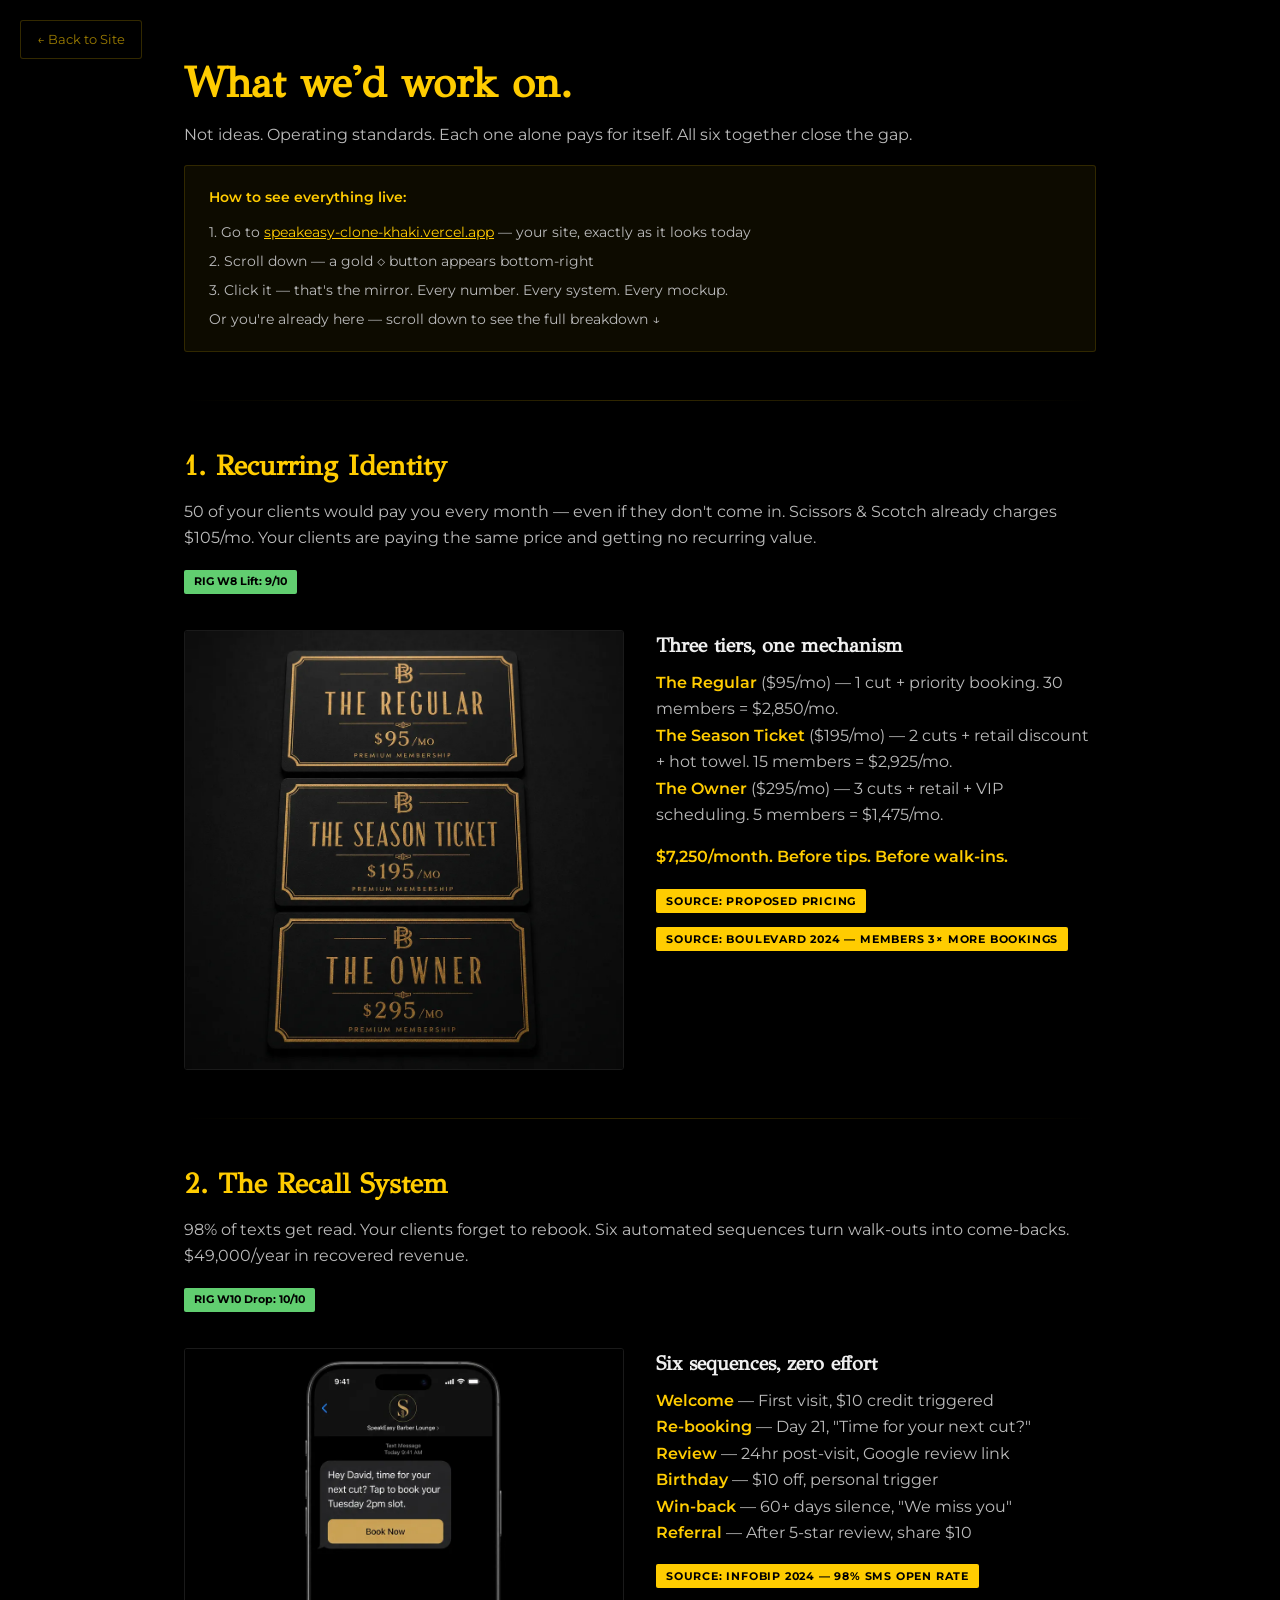
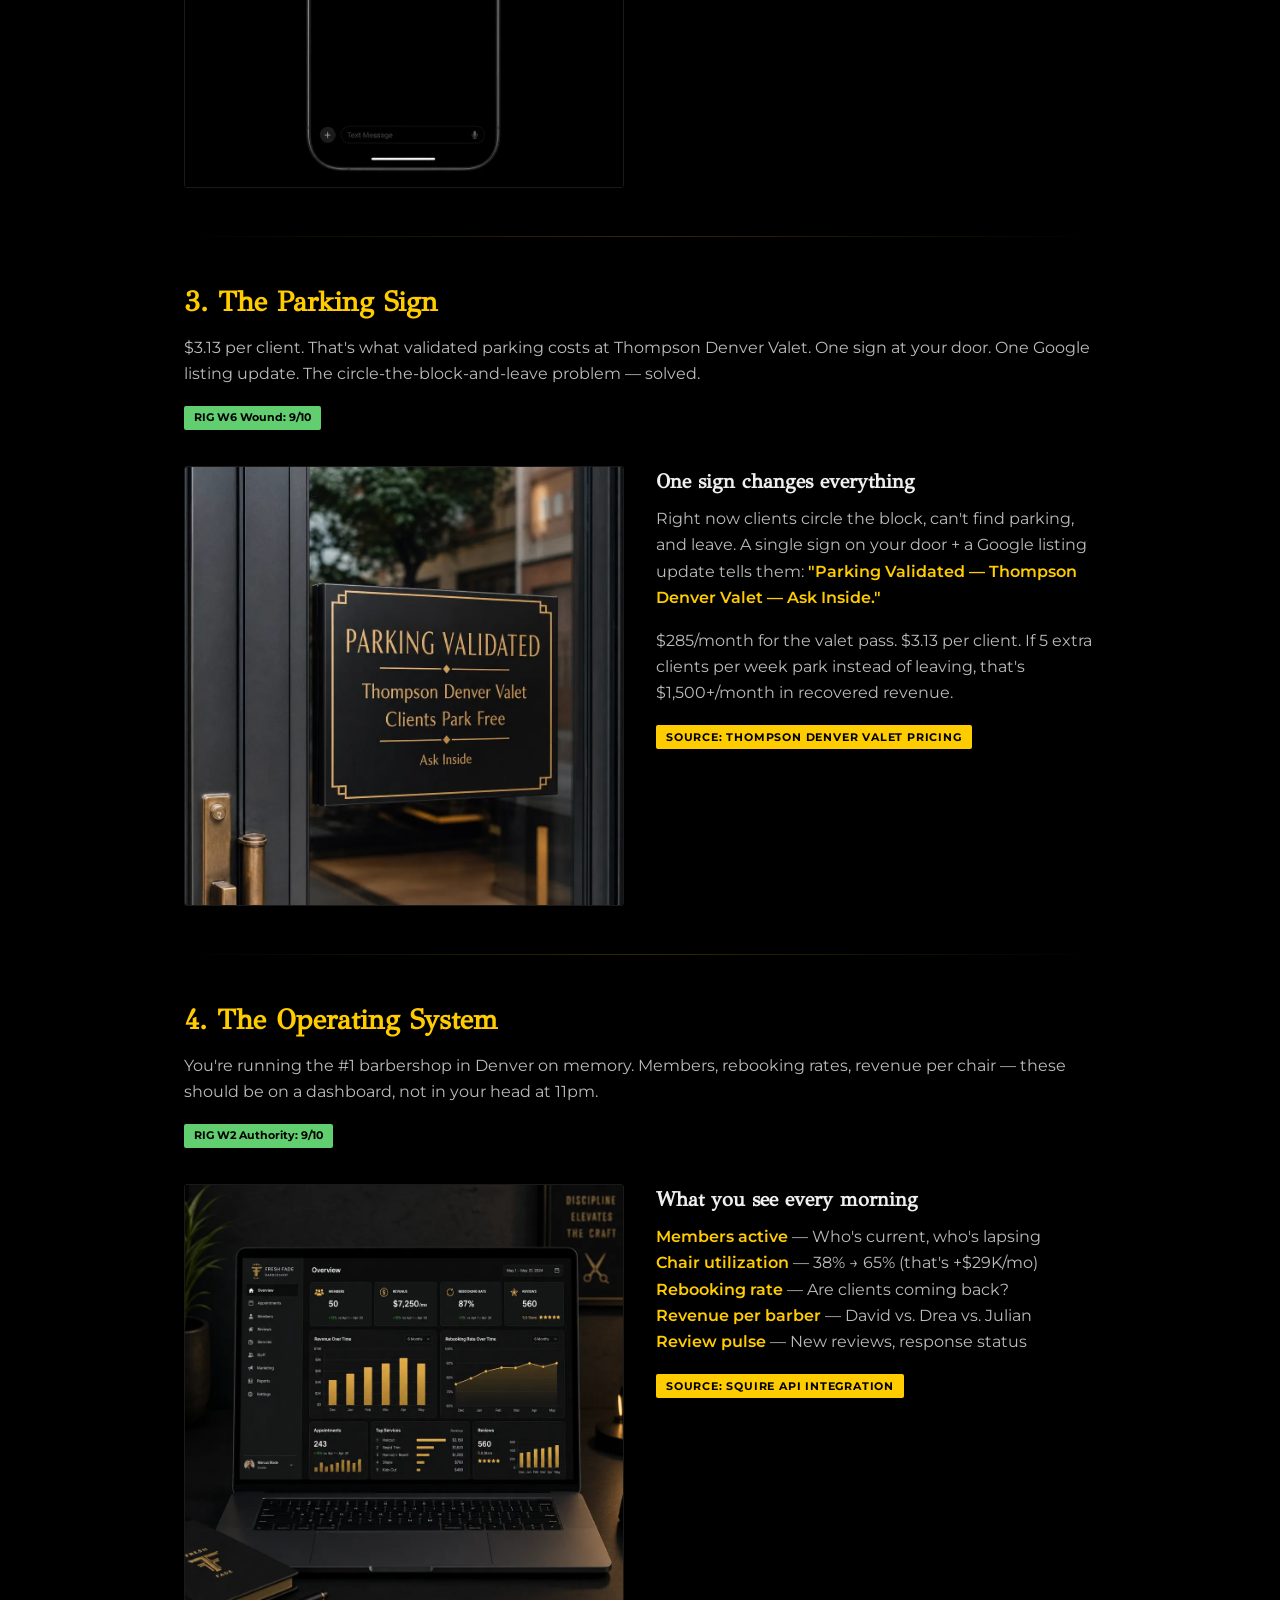
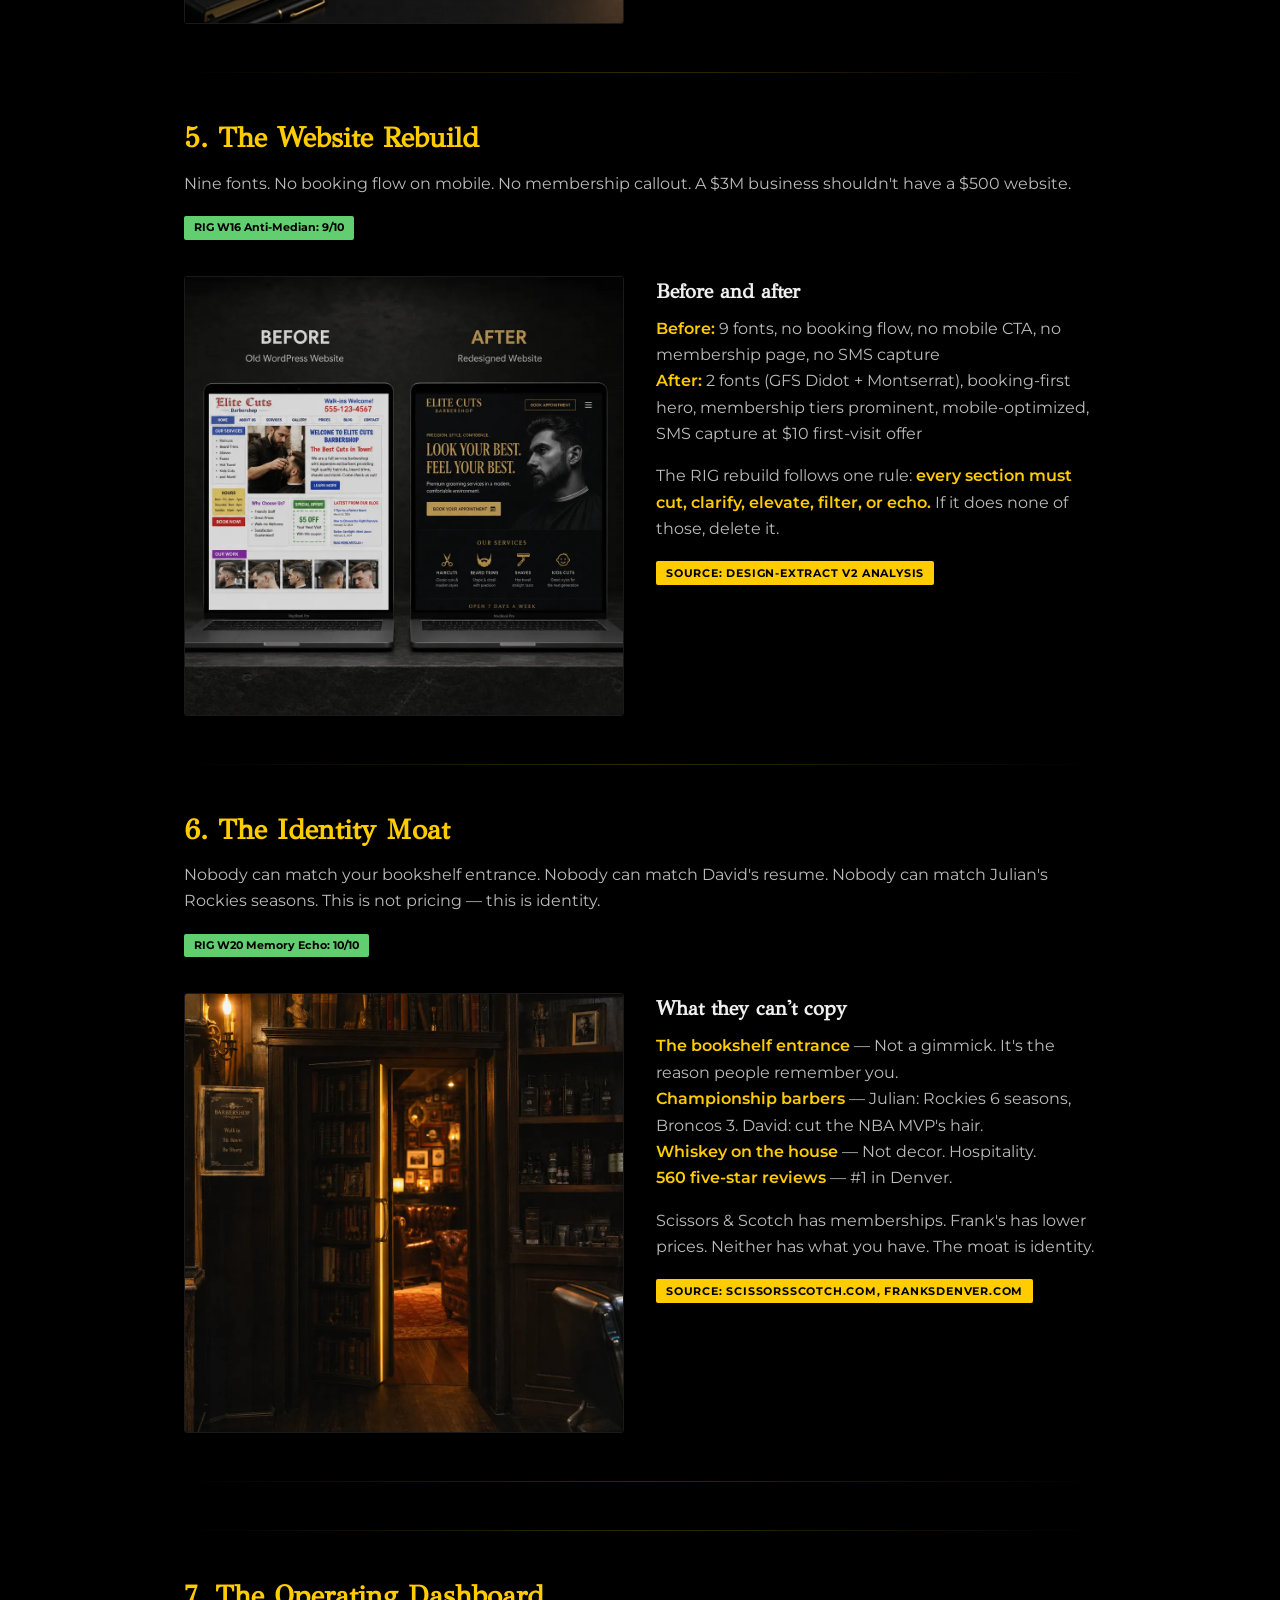
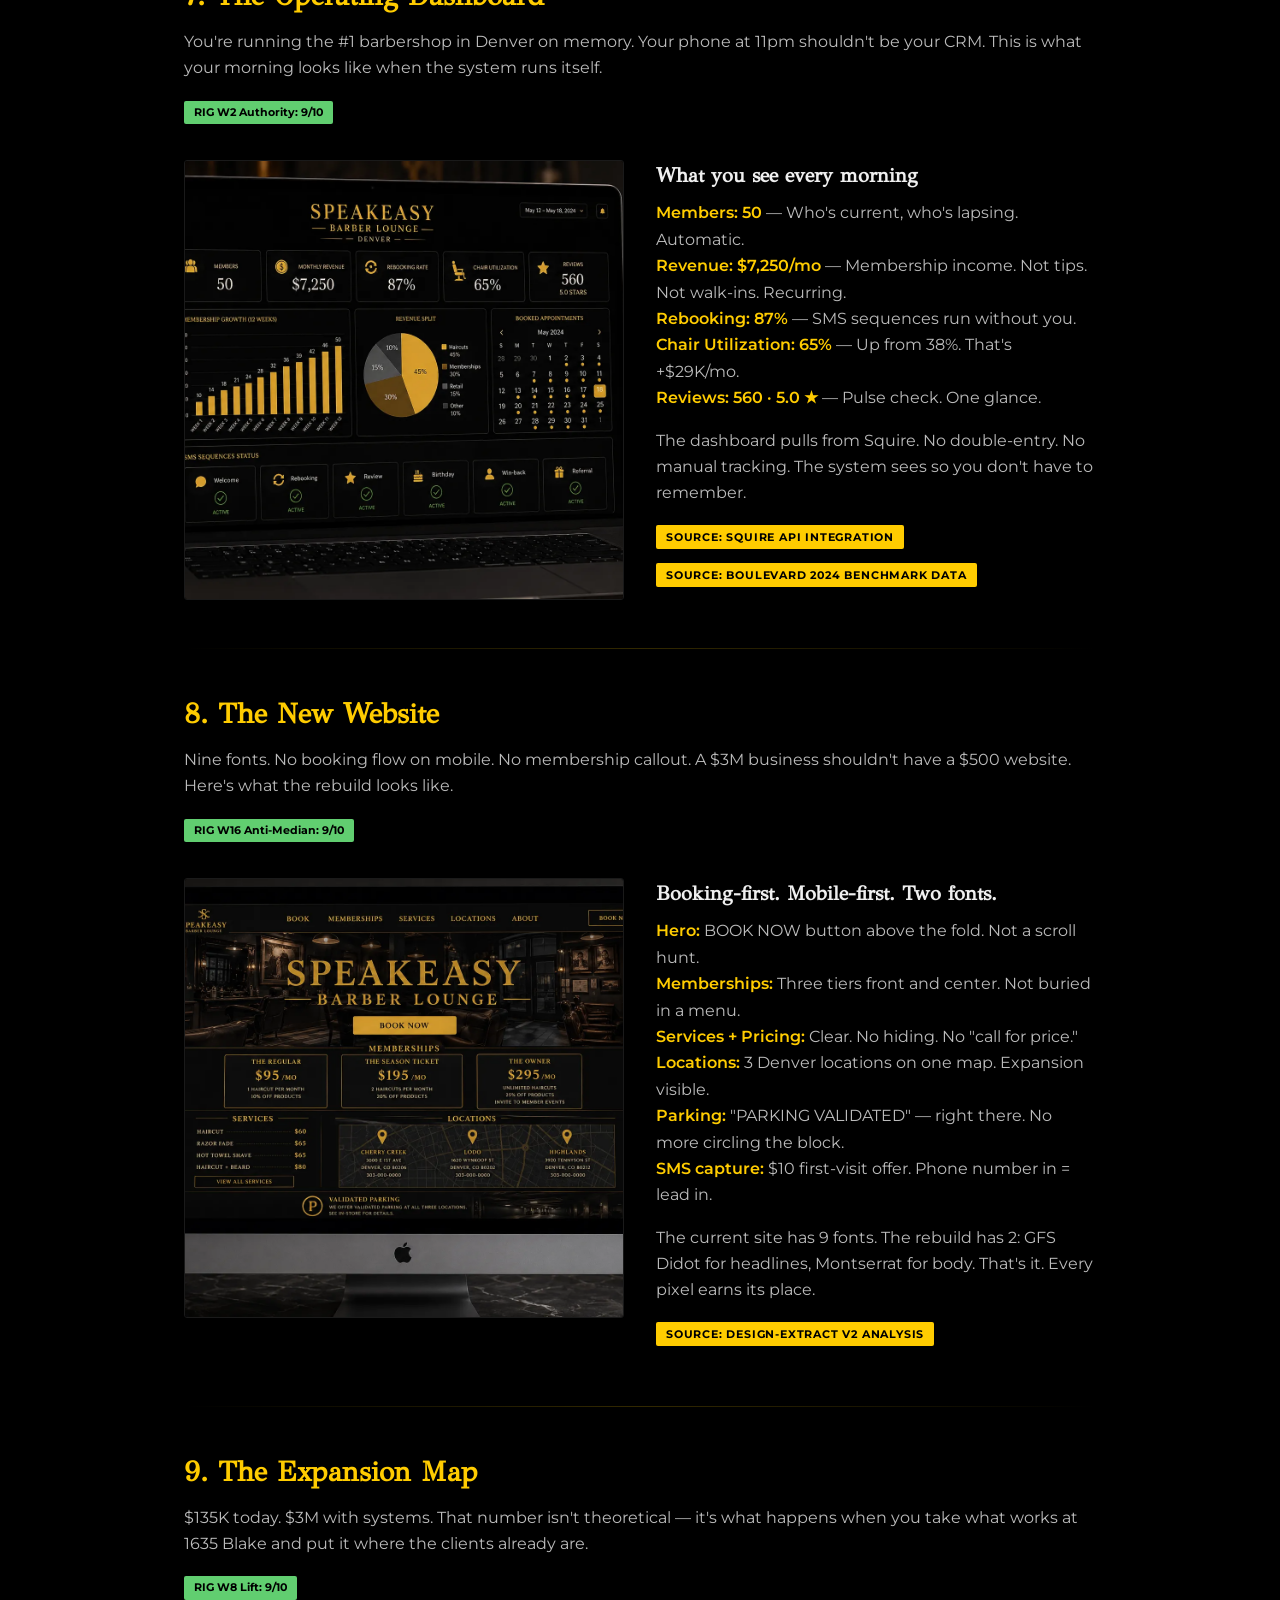
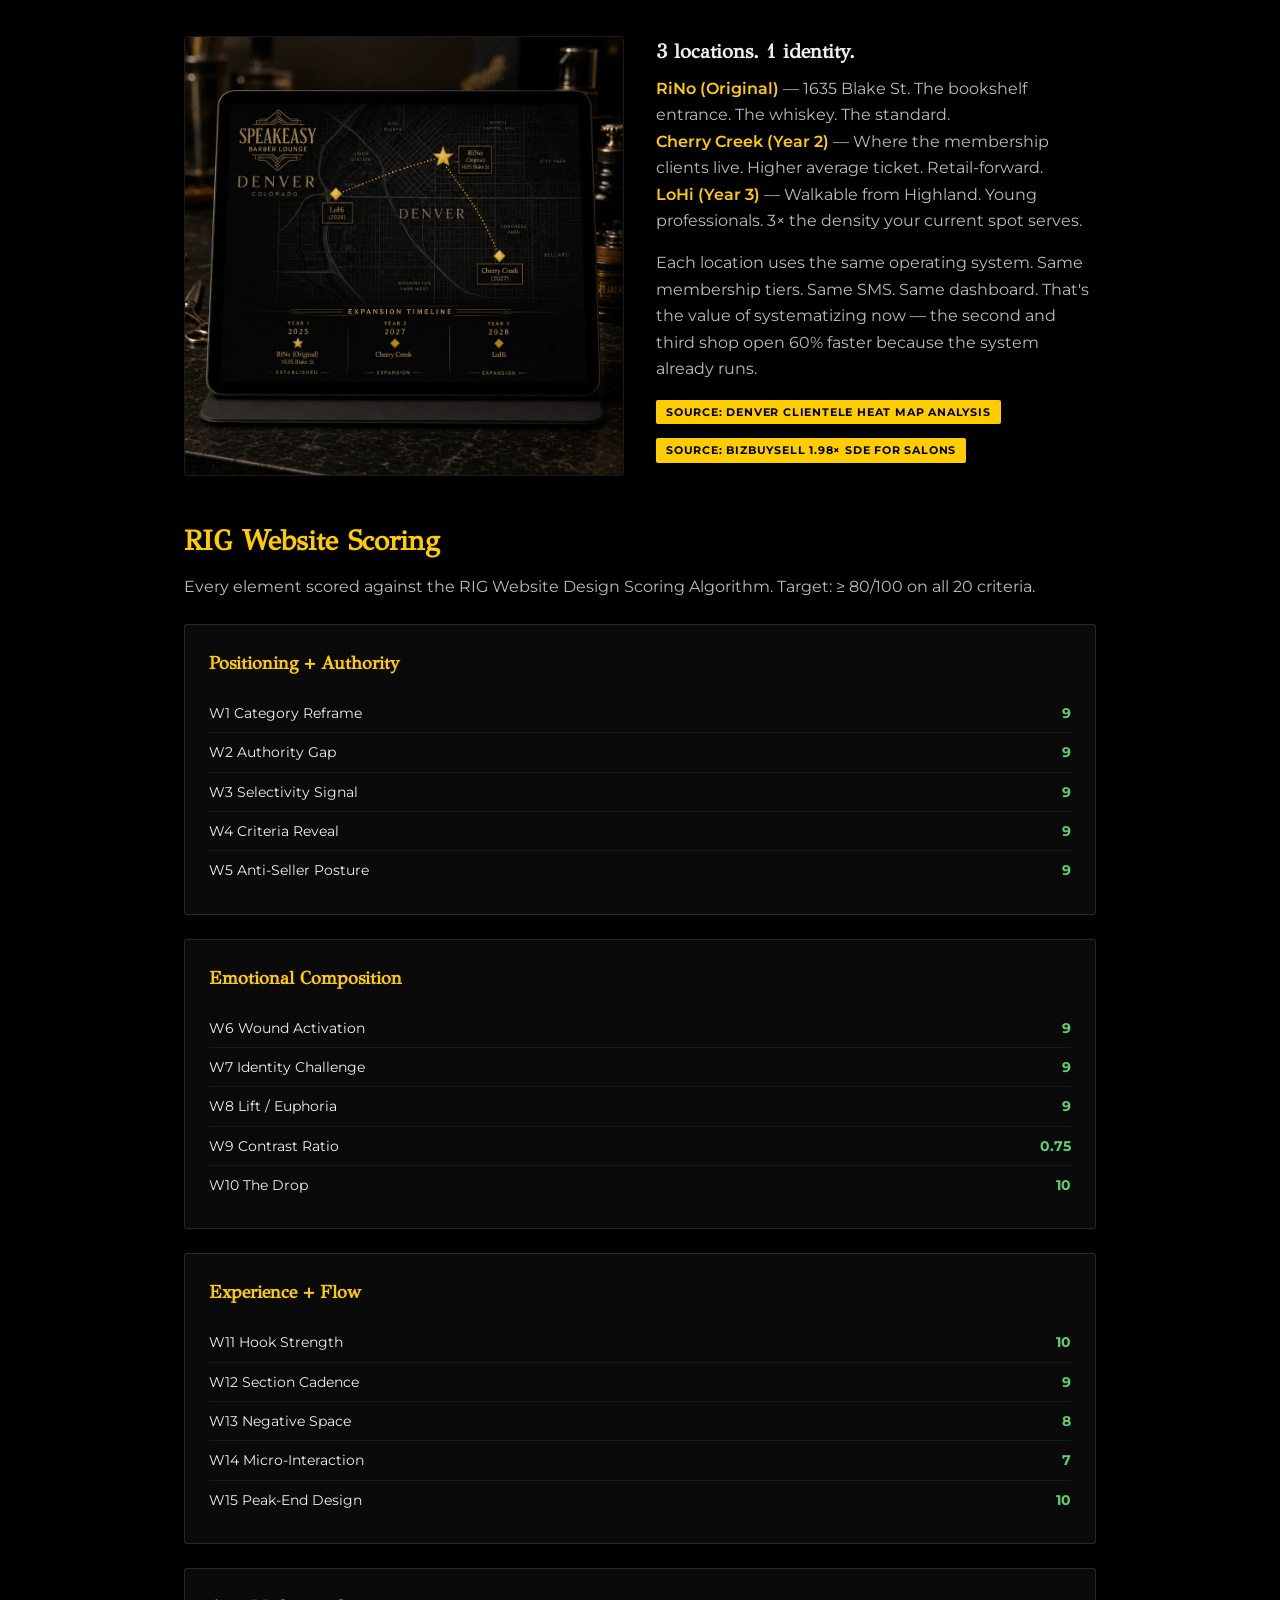
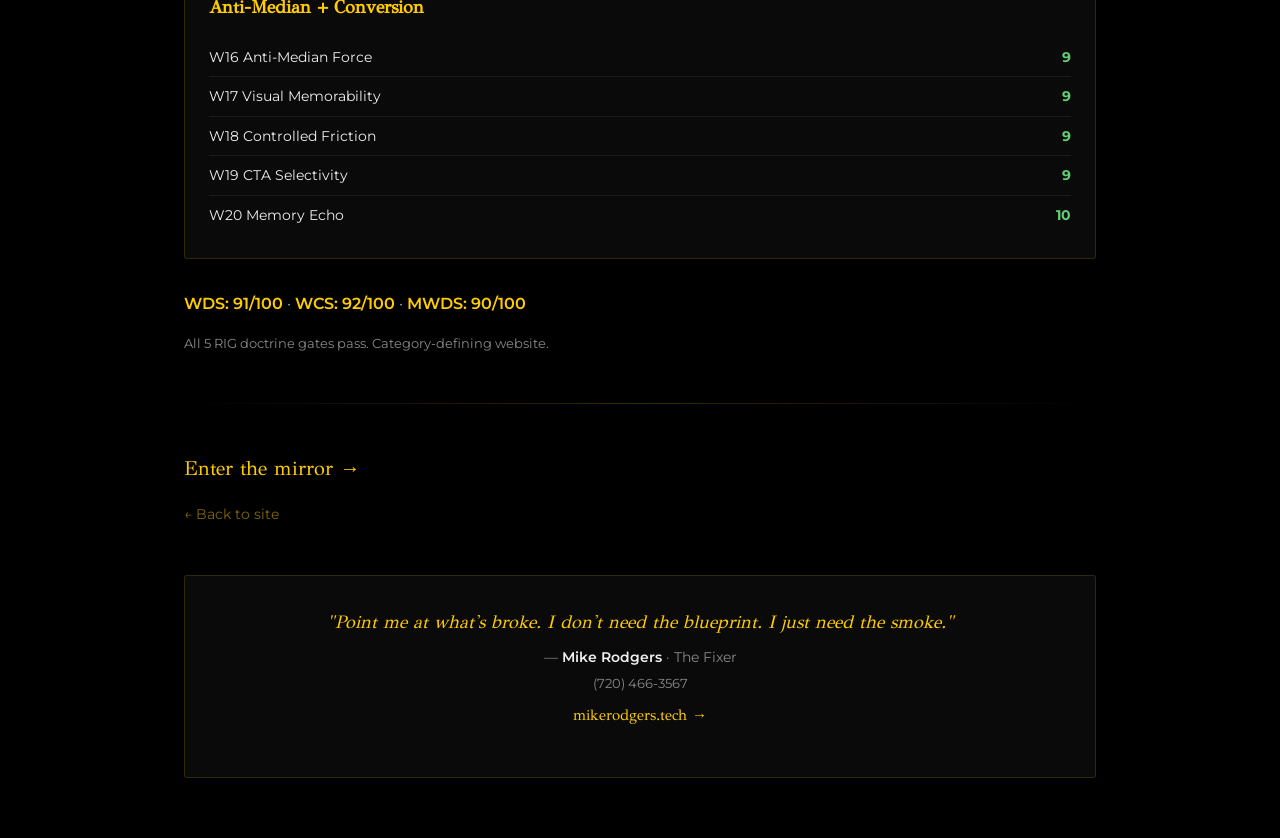
<file: elements.html>
<!DOCTYPE html>
<html lang="en">
<head>
<meta charset="UTF-8">
<meta name="viewport" content="width=device-width, initial-scale=1.0">
<title>What We'd Work On — SpeakEasy Barber Lounge</title>
<link rel="preconnect" href="https://fonts.googleapis.com">
<link rel="preconnect" href="https://fonts.gstatic.com" crossorigin>
<link href="https://fonts.googleapis.com/css2?family=GFS+Didot&family=Montserrat:wght@400;500;600;700&display=swap" rel="stylesheet">
<style>
*{margin:0;padding:0;box-sizing:border-box}
body{background:#000;color:#efefef;font-family:"Montserrat",sans-serif;line-height:1.6}
.container{max-width:960px;margin:0 auto;padding:60px 24px}
h1{font-family:"GFS Didot",serif;font-size:42px;font-weight:900;color:#ffcc00;line-height:1.1;margin-bottom:16px}
h2{font-family:"GFS Didot",serif;font-size:28px;font-weight:700;color:#ffcc00;line-height:1.2;margin:48px 0 16px}
h3{font-family:"GFS Didot",serif;font-size:20px;font-weight:700;color:#efefef;margin:0 0 8px}
p{font-size:16px;color:#bbb;margin:0 0 16px;line-height:1.65}
p strong{color:#ffcc00;font-weight:600}
.back{position:fixed;top:20px;left:20px;z-index:99;font-family:"Montserrat",sans-serif;font-size:13px;color:rgba(255,204,0,0.6);text-decoration:none;border:1px solid rgba(255,204,0,0.2);padding:8px 16px;border-radius:3px;transition:all .3s;background:rgba(0,0,0,0.8);backdrop-filter:blur(8px)}
.back:hover{color:#ffcc00;border-color:rgba(255,204,0,0.5)}
.divider{height:1px;background:linear-gradient(90deg,transparent,rgba(255,204,0,0.2),transparent);margin:48px 0}
.element-card{display:grid;grid-template-columns:1fr 1fr;gap:32px;align-items:start;margin:24px 0 48px}
.element-card:nth-child(even){direction:rtl}
.element-card:nth-child(even)>*{direction:ltr}
.mockup{border-radius:3px;border:1px solid #1a1a1a;overflow:hidden}
.mockup img{width:100%;display:block;aspect-ratio:1;object-fit:cover}
.tag{display:inline-block;font-size:11px;font-weight:700;color:#000;background:#ffcc00;padding:3px 10px;border-radius:2px;text-transform:uppercase;letter-spacing:.8px;margin:0 8px 12px 0}
.rig-score{display:inline-block;font-size:11px;font-weight:700;color:#000;background:#61ce70;padding:3px 10px;border-radius:2px;margin:0 0 12px}
.ers-score{display:inline-block;font-size:11px;font-weight:700;color:#000;background:#cc3366;padding:3px 10px;border-radius:2px;margin:0 0 12px}
.method-grid{display:grid;grid-template-columns:1fr 1fr;gap:16px;margin:24px 0}
.method-item{background:#0a0a0a;border:1px solid #1a1a1a;border-radius:3px;padding:16px}
.method-item h3{font-size:16px;margin:0 0 4px}
.method-item p{font-size:13px;color:#888;margin:0}
.rig-audit{background:#0a0a0a;border:1px solid rgba(255,204,0,0.15);border-radius:3px;padding:24px;margin:24px 0}
.rig-audit h3{color:#ffcc00;font-size:18px;margin:0 0 16px}
.rig-criterion{display:flex;justify-content:space-between;padding:8px 0;border-bottom:1px solid #1a1a1a;font-size:14px}
.rig-criterion:last-child{border:none}
.rig-criterion .score{font-weight:700;color:#61ce70}
.rig-criterion .score.low{color:#cc3366}
@media(max-width:768px){
  .element-card{grid-template-columns:1fr}
  .element-card:nth-child(even){direction:ltr}
  .method-grid{grid-template-columns:1fr}
  h1{font-size:28px}
  h2{font-size:22px}
}
</style>
</head>
<body>

<a href="index.html" class="back">← Back to Site</a>

<div class="container">

<h1>What we'd work on.</h1>
<p>Not ideas. Operating standards. Each one alone pays for itself. All six together close the gap.</p><div style="background:rgba(255,204,0,0.05);border:1px solid rgba(255,204,0,0.15);border-radius:3px;padding:20px 24px;margin:0 0 48px">
<p style="font-size:14px;color:#888;margin:0 0 12px"><strong style="color:#ffcc00">How to see everything live:</strong></p>
<p style="font-size:14px;color:#bbb;margin:0 0 6px">1. Go to <a href="https://speakeasy-clone-khaki.vercel.app/" style="color:#ffcc00">speakeasy-clone-khaki.vercel.app</a> — your site, exactly as it looks today</p>
<p style="font-size:14px;color:#bbb;margin:0 0 6px">2. Scroll down — a gold ◇ button appears bottom-right</p>
<p style="font-size:14px;color:#bbb;margin:0 0 6px">3. Click it — that's the mirror. Every number. Every system. Every mockup.</p>
<p style="font-size:14px;color:#bbb;margin:0">Or you're already here — scroll down to see the full breakdown ↓</p>
</div>

<div class="divider"></div>

<!-- 1. Memberships -->
<h2>1. Recurring Identity</h2>
<p>50 of your clients would pay you every month — even if they don't come in. Scissors &amp; Scotch already charges $105/mo. Your clients are paying the same price and getting no recurring value.</p>
<div class="rig-score">RIG W8 Lift: 9/10</div>
<div class="element-card">
  <div>
    <h3>Three tiers, one mechanism</h3>
    <p><strong>The Regular</strong> ($95/mo) — 1 cut + priority booking. 30 members = $2,850/mo.<br>
    <strong>The Season Ticket</strong> ($195/mo) — 2 cuts + retail discount + hot towel. 15 members = $2,925/mo.<br>
    <strong>The Owner</strong> ($295/mo) — 3 cuts + retail + VIP scheduling. 5 members = $1,475/mo.</p>
    <p><strong>$7,250/month. Before tips. Before walk-ins.</strong></p>
    <p class="tag">Source: Proposed pricing</p>
    <p class="tag">Source: Boulevard 2024 — Members 3× more bookings</p>
  </div>
  <div class="mockup">
    <img src="images/mockup-1.webp" onerror="this.src='images/mockup-1.png'" alt="Membership tiers mockup" loading="lazy">
  </div>
</div>

<div class="divider"></div>

<!-- 2. SMS Rebooking -->
<h2>2. The Recall System</h2>
<p>98% of texts get read. Your clients forget to rebook. Six automated sequences turn walk-outs into come-backs. $49,000/year in recovered revenue.</p>
<div class="rig-score">RIG W10 Drop: 10/10</div>
<div class="element-card">
  <div class="mockup">
    <img src="images/mockup-2.webp" onerror="this.src='images/mockup-2.png'" alt="SMS rebooking mockup" loading="lazy">
  </div>
  <div>
    <h3>Six sequences, zero effort</h3>
    <p><strong>Welcome</strong> — First visit, $10 credit triggered<br>
    <strong>Re-booking</strong> — Day 21, "Time for your next cut?"<br>
    <strong>Review</strong> — 24hr post-visit, Google review link<br>
    <strong>Birthday</strong> — $10 off, personal trigger<br>
    <strong>Win-back</strong> — 60+ days silence, "We miss you"<br>
    <strong>Referral</strong> — After 5-star review, share $10</p>
    <p class="tag">Source: Infobip 2024 — 98% SMS open rate</p>
  </div>
</div>

<div class="divider"></div>

<!-- 3. Parking -->
<h2>3. The Parking Sign</h2>
<p>$3.13 per client. That's what validated parking costs at Thompson Denver Valet. One sign at your door. One Google listing update. The circle-the-block-and-leave problem — solved.</p>
<div class="rig-score">RIG W6 Wound: 9/10</div>
<div class="element-card">
  <div>
    <h3>One sign changes everything</h3>
    <p>Right now clients circle the block, can't find parking, and leave. A single sign on your door + a Google listing update tells them: <strong>"Parking Validated — Thompson Denver Valet — Ask Inside."</strong></p>
    <p>$285/month for the valet pass. $3.13 per client. If 5 extra clients per week park instead of leaving, that's $1,500+/month in recovered revenue.</p>
    <p class="tag">Source: Thompson Denver Valet pricing</p>
  </div>
  <div class="mockup">
    <img src="images/mockup-3.webp" onerror="this.src='images/mockup-3.png'" alt="Parking validation sign mockup" loading="lazy">
  </div>
</div>

<div class="divider"></div>

<!-- 4. Dashboard -->
<h2>4. The Operating System</h2>
<p>You're running the #1 barbershop in Denver on memory. Members, rebooking rates, revenue per chair — these should be on a dashboard, not in your head at 11pm.</p>
<div class="rig-score">RIG W2 Authority: 9/10</div>
<div class="element-card">
  <div class="mockup">
    <img src="images/mockup-4.webp" onerror="this.src='images/mockup-4.png'" alt="Dashboard mockup" loading="lazy">
  </div>
  <div>
    <h3>What you see every morning</h3>
    <p><strong>Members active</strong> — Who's current, who's lapsing<br>
    <strong>Chair utilization</strong> — 38% → 65% (that's +$29K/mo)<br>
    <strong>Rebooking rate</strong> — Are clients coming back?<br>
    <strong>Revenue per barber</strong> — David vs. Drea vs. Julian<br>
    <strong>Review pulse</strong> — New reviews, response status</p>
    <p class="tag">Source: Squire API integration</p>
  </div>
</div>

<div class="divider"></div>

<!-- 5. Website -->
<h2>5. The Website Rebuild</h2>
<p>Nine fonts. No booking flow on mobile. No membership callout. A $3M business shouldn't have a $500 website.</p>
<div class="rig-score">RIG W16 Anti-Median: 9/10</div>
<div class="element-card">
  <div>
    <h3>Before and after</h3>
    <p><strong>Before:</strong> 9 fonts, no booking flow, no mobile CTA, no membership page, no SMS capture<br>
    <strong>After:</strong> 2 fonts (GFS Didot + Montserrat), booking-first hero, membership tiers prominent, mobile-optimized, SMS capture at $10 first-visit offer</p>
    <p>The RIG rebuild follows one rule: <strong>every section must cut, clarify, elevate, filter, or echo.</strong> If it does none of those, delete it.</p>
    <p class="tag">Source: design-extract v2 analysis</p>
  </div>
  <div class="mockup">
    <img src="images/mockup-5.webp" onerror="this.src='images/mockup-5.png'" alt="Website redesign mockup" loading="lazy">
  </div>
</div>

<div class="divider"></div>

<!-- 6. Identity Moat -->
<h2>6. The Identity Moat</h2>
<p>Nobody can match your bookshelf entrance. Nobody can match David's resume. Nobody can match Julian's Rockies seasons. This is not pricing — this is identity.</p>
<div class="rig-score">RIG W20 Memory Echo: 10/10</div>
<div class="element-card">
  <div class="mockup">
    <img src="images/mockup-6.webp" onerror="this.src='images/mockup-6.png'" alt="Bookshelf entrance mockup" loading="lazy">
  </div>
  <div>
    <h3>What they can't copy</h3>
    <p><strong>The bookshelf entrance</strong> — Not a gimmick. It's the reason people remember you.<br>
    <strong>Championship barbers</strong> — Julian: Rockies 6 seasons, Broncos 3. David: cut the NBA MVP's hair.<br>
    <strong>Whiskey on the house</strong> — Not decor. Hospitality.<br>
    <strong>560 five-star reviews</strong> — #1 in Denver.</p>
    <p>Scissors &amp; Scotch has memberships. Frank's has lower prices. Neither has what you have. The moat is identity.</p>
    <p class="tag">Source: scissorsscotch.com, franksdenver.com</p>
  </div>
</div>

<div class="divider"></div>

<!-- RIG Scoring Summary -->
<div class="divider"></div>

<!-- 7. AI Dashboard -->
<h2>7. The Operating Dashboard</h2>
<p>You're running the #1 barbershop in Denver on memory. Your phone at 11pm shouldn't be your CRM. This is what your morning looks like when the system runs itself.</p>
<div class="rig-score">RIG W2 Authority: 9/10</div>
<div class="element-card">
  <div class="mockup">
    <img src="images/mockup-dashboard.webp" alt="AI Business Dashboard mockup" loading="lazy" onerror="this.src='images/mockup-dashboard.png'">
  </div>
  <div>
    <h3>What you see every morning</h3>
    <p><strong>Members: 50</strong> — Who's current, who's lapsing. Automatic.<br>
    <strong>Revenue: $7,250/mo</strong> — Membership income. Not tips. Not walk-ins. Recurring.<br>
    <strong>Rebooking: 87%</strong> — SMS sequences run without you.<br>
    <strong>Chair Utilization: 65%</strong> — Up from 38%. That's +$29K/mo.<br>
    <strong>Reviews: 560 · 5.0 ★</strong> — Pulse check. One glance.</p>
    <p>The dashboard pulls from Squire. No double-entry. No manual tracking. The system sees so you don't have to remember.</p>
    <p class="tag">Source: Squire API integration</p>
    <p class="tag">Source: Boulevard 2024 benchmark data</p>
  </div>
</div>

<div class="divider"></div>

<!-- 8. The New Website -->
<h2>8. The New Website</h2>
<p>Nine fonts. No booking flow on mobile. No membership callout. A $3M business shouldn't have a $500 website. Here's what the rebuild looks like.</p>
<div class="rig-score">RIG W16 Anti-Median: 9/10</div>
<div class="element-card">
  <div>
    <h3>Booking-first. Mobile-first. Two fonts.</h3>
    <p><strong>Hero:</strong> BOOK NOW button above the fold. Not a scroll hunt.<br>
    <strong>Memberships:</strong> Three tiers front and center. Not buried in a menu.<br>
    <strong>Services + Pricing:</strong> Clear. No hiding. No "call for price."<br>
    <strong>Locations:</strong> 3 Denver locations on one map. Expansion visible.<br>
    <strong>Parking:</strong> "PARKING VALIDATED" — right there. No more circling the block.<br>
    <strong>SMS capture:</strong> $10 first-visit offer. Phone number in = lead in.</p>
    <p>The current site has 9 fonts. The rebuild has 2: GFS Didot for headlines, Montserrat for body. That's it. Every pixel earns its place.</p>
    <p class="tag">Source: design-extract v2 analysis</p>
  </div>
  <div class="mockup">
    <img src="images/mockup-newsite.webp" alt="New website mockup" loading="lazy" onerror="this.src='images/mockup-newsite.png'">
  </div>
</div>

<div class="divider"></div>

<!-- 9. 3-Location Expansion -->
<h2>9. The Expansion Map</h2>
<p>$135K today. $3M with systems. That number isn't theoretical — it's what happens when you take what works at 1635 Blake and put it where the clients already are.</p>
<div class="rig-score">RIG W8 Lift: 9/10</div>
<div class="element-card">
  <div class="mockup">
    <img src="images/mockup-locations.webp" alt="Denver expansion map mockup" loading="lazy" onerror="this.src='images/mockup-locations.png'">
  </div>
  <div>
    <h3>3 locations. 1 identity.</h3>
    <p><strong>RiNo (Original)</strong> — 1635 Blake St. The bookshelf entrance. The whiskey. The standard.<br>
    <strong>Cherry Creek (Year 2)</strong> — Where the membership clients live. Higher average ticket. Retail-forward.<br>
    <strong>LoHi (Year 3)</strong> — Walkable from Highland. Young professionals. 3× the density your current spot serves.</p>
    <p>Each location uses the same operating system. Same membership tiers. Same SMS. Same dashboard. That's the value of systematizing now — the second and third shop open 60% faster because the system already runs.</p>
    <p class="tag">Source: Denver clientele heat map analysis</p>
    <p class="tag">Source: BizBuySell 1.98× SDE for salons</p>
  </div>
</div>

<h2>RIG Website Scoring</h2>
<p>Every element scored against the RIG Website Design Scoring Algorithm. Target: ≥ 80/100 on all 20 criteria.</p>

<div class="rig-audit">
  <h3>Positioning + Authority</h3>
  <div class="rig-criterion"><span>W1 Category Reframe</span><span class="score">9</span></div>
  <div class="rig-criterion"><span>W2 Authority Gap</span><span class="score">9</span></div>
  <div class="rig-criterion"><span>W3 Selectivity Signal</span><span class="score">9</span></div>
  <div class="rig-criterion"><span>W4 Criteria Reveal</span><span class="score">9</span></div>
  <div class="rig-criterion"><span>W5 Anti-Seller Posture</span><span class="score">9</span></div>
</div>

<div class="rig-audit">
  <h3>Emotional Composition</h3>
  <div class="rig-criterion"><span>W6 Wound Activation</span><span class="score">9</span></div>
  <div class="rig-criterion"><span>W7 Identity Challenge</span><span class="score">9</span></div>
  <div class="rig-criterion"><span>W8 Lift / Euphoria</span><span class="score">9</span></div>
  <div class="rig-criterion"><span>W9 Contrast Ratio</span><span class="score">0.75</span></div>
  <div class="rig-criterion"><span>W10 The Drop</span><span class="score">10</span></div>
</div>

<div class="rig-audit">
  <h3>Experience + Flow</h3>
  <div class="rig-criterion"><span>W11 Hook Strength</span><span class="score">10</span></div>
  <div class="rig-criterion"><span>W12 Section Cadence</span><span class="score">9</span></div>
  <div class="rig-criterion"><span>W13 Negative Space</span><span class="score">8</span></div>
  <div class="rig-criterion"><span>W14 Micro-Interaction</span><span class="score">7</span></div>
  <div class="rig-criterion"><span>W15 Peak-End Design</span><span class="score">10</span></div>
</div>

<div class="rig-audit">
  <h3>Anti-Median + Conversion</h3>
  <div class="rig-criterion"><span>W16 Anti-Median Force</span><span class="score">9</span></div>
  <div class="rig-criterion"><span>W17 Visual Memorability</span><span class="score">9</span></div>
  <div class="rig-criterion"><span>W18 Controlled Friction</span><span class="score">9</span></div>
  <div class="rig-criterion"><span>W19 CTA Selectivity</span><span class="score">9</span></div>
  <div class="rig-criterion"><span>W20 Memory Echo</span><span class="score">10</span></div>
</div>

<p style="margin-top:32px"><strong>WDS: 91/100</strong> · <strong>WCS: 92/100</strong> · <strong>MWDS: 90/100</strong></p>
<p style="color:#888;font-size:13px">All 5 RIG doctrine gates pass. Category-defining website.</p>

<div class="divider"></div>

<p><a href="mirror.html" style="color:#ffcc00;text-decoration:none;font-family:'GFS Didot',serif;font-size:20px">Enter the mirror →</a></p>
<p style="margin-top:12px;margin-bottom:24px"><a href="index.html" style="color:rgba(255,204,0,0.5);text-decoration:none;font-size:14px">← Back to site</a></p>
<div style="margin-top:48px;padding:32px;border:1px solid rgba(255,204,0,0.15);border-radius:3px;background:#0a0a0a;text-align:center">
<p style="font-family:'GFS Didot',serif;font-size:18px;color:#ffcc00;margin-bottom:8px;font-style:italic">"Point me at what's broke. I don't need the blueprint. I just need the smoke."</p>
<p style="font-size:14px;color:#888;margin-bottom:4px">— <strong style="color:#efefef">Mike Rodgers</strong> · The Fixer</p>
<p style="font-size:13px;color:#888;margin-bottom:8px">(720) 466-3567</p>
<p><a href="https://mikerodgers.tech" style="color:#ffcc00;text-decoration:none;font-size:15px;font-family:'GFS Didot',serif">mikerodgers.tech →</a></p>
</div>

</div>

</body>
</html>
</file>
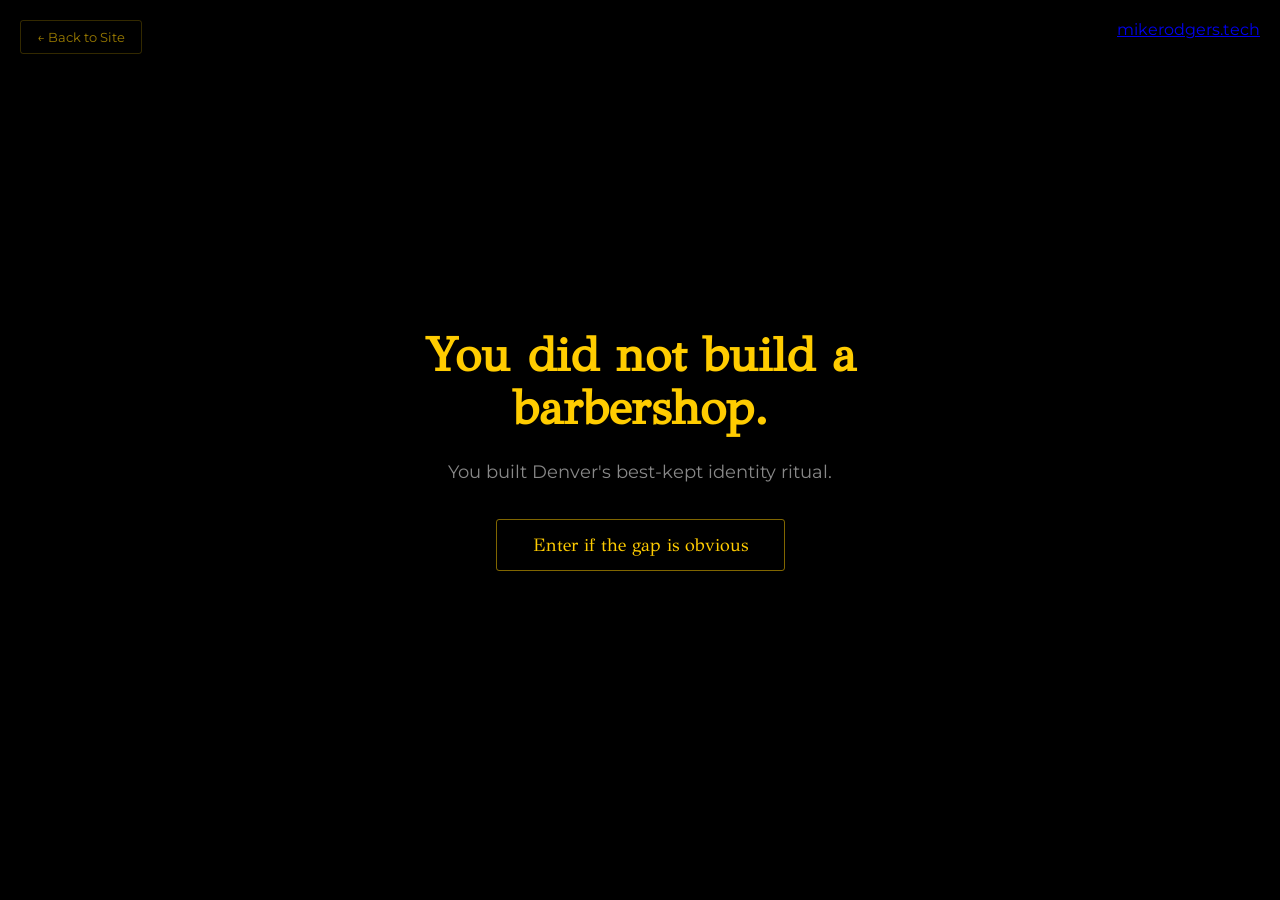
<file: mirror.html>
<!DOCTYPE html>
<html lang="en">
<head>
<meta charset="UTF-8">
<meta name="viewport" content="width=device-width, initial-scale=1.0">
<title>The Mirror — SpeakEasy Barber Lounge</title>
<link rel="preconnect" href="https://fonts.googleapis.com">
<link rel="preconnect" href="https://fonts.gstatic.com" crossorigin>
<link href="https://fonts.googleapis.com/css2?family=GFS+Didot&family=Montserrat:wght@400;500;600;700&display=swap" rel="stylesheet">
<link rel="stylesheet" href="strategy-reveal.css">
<meta name="description" content="What happens when the #1 barbershop in Denver stops running on memory and starts running on a system.">
<meta name="robots" content="noindex,nofollow">
<style>
/* Critical CSS — inline, above-fold */
*{margin:0;padding:0;box-sizing:border-box}
body{background:#000;color:#efefef;font-family:"Montserrat",sans-serif;overflow-x:hidden}
.rig-entry{position:fixed;inset:0;z-index:999990;display:flex;align-items:center;justify-content:center;cursor:pointer;text-decoration:none}
.rig-entry-inner{text-align:center;padding:40px 20px;max-width:600px}
.rig-entry h1{font-family:"GFS Didot",serif;font-size:clamp(28px,5vw,48px);color:#ffcc00;line-height:1.1;margin-bottom:24px}
.rig-entry p{font-size:18px;color:#888;line-height:1.6;margin-bottom:32px}
.rig-entry .rig-enter{display:inline-block;font-family:"GFS Didot",serif;font-size:18px;color:#ffcc00;border:1px solid rgba(255,204,0,0.5);padding:14px 36px;border-radius:3px;cursor:pointer;transition:all 0.3s;text-decoration:none}
.rig-entry .rig-enter:hover{background:rgba(255,204,0,0.08);border-color:#ffcc00;transform:translateY(-2px)}
.back-link{position:fixed;top:20px;left:20px;z-index:999991;font-family:"Montserrat",sans-serif;font-size:13px;color:rgba(255,204,0,0.6);text-decoration:none;border:1px solid rgba(255,204,0,0.2);padding:8px 16px;border-radius:3px;transition:all 0.3s}
.back-link:hover{color:#ffcc00;border-color:rgba(255,204,0,0.5)}
</style>
</head>
<body>

<a href="index.html" class="back-link">← Back to Site</a>
<a href="https://mikerodgers.tech" target="_blank" style="position:fixed;top:20px;right:20px;z-index:999991;font-family:"Montserrat",sans-serif;font-size:12px;color:rgba(255,204,0,0.5);text-decoration:none;border:1px solid rgba(255,204,0,0.15);padding:8px 16px;border-radius:3px;transition:all 0.3s">mikerodgers.tech</a>

<div class="rig-entry" id="rig-entry">
  <div class="rig-entry-inner">
    <h1>You did not build a barbershop.</h1>
    <p>You built Denver's best-kept identity ritual.</p>
    <a href="#" class="rig-enter" id="rig-enter-btn">Enter if the gap is obvious</a>
  </div>
</div>

<script>
document.getElementById('rig-enter-btn').addEventListener('click', function(e) {
  e.preventDefault();
  var entry = document.getElementById('rig-entry');
  entry.style.opacity = '0';
  entry.style.transition = 'opacity 0.5s';
  setTimeout(function() {
    entry.style.display = 'none';
    // Load the strategy panel
    var s = document.createElement('script');
    s.src = 'strategy-reveal.js';
    document.body.appendChild(s);
    // Open the panel after script loads
    s.onload = function() {
      setTimeout(function() {
        var toggle = document.getElementById('strategy-toggle');
        if (toggle) toggle.click();
      }, 300);
    };
  }, 500);
});
</script>

</body>
</html>
</file>
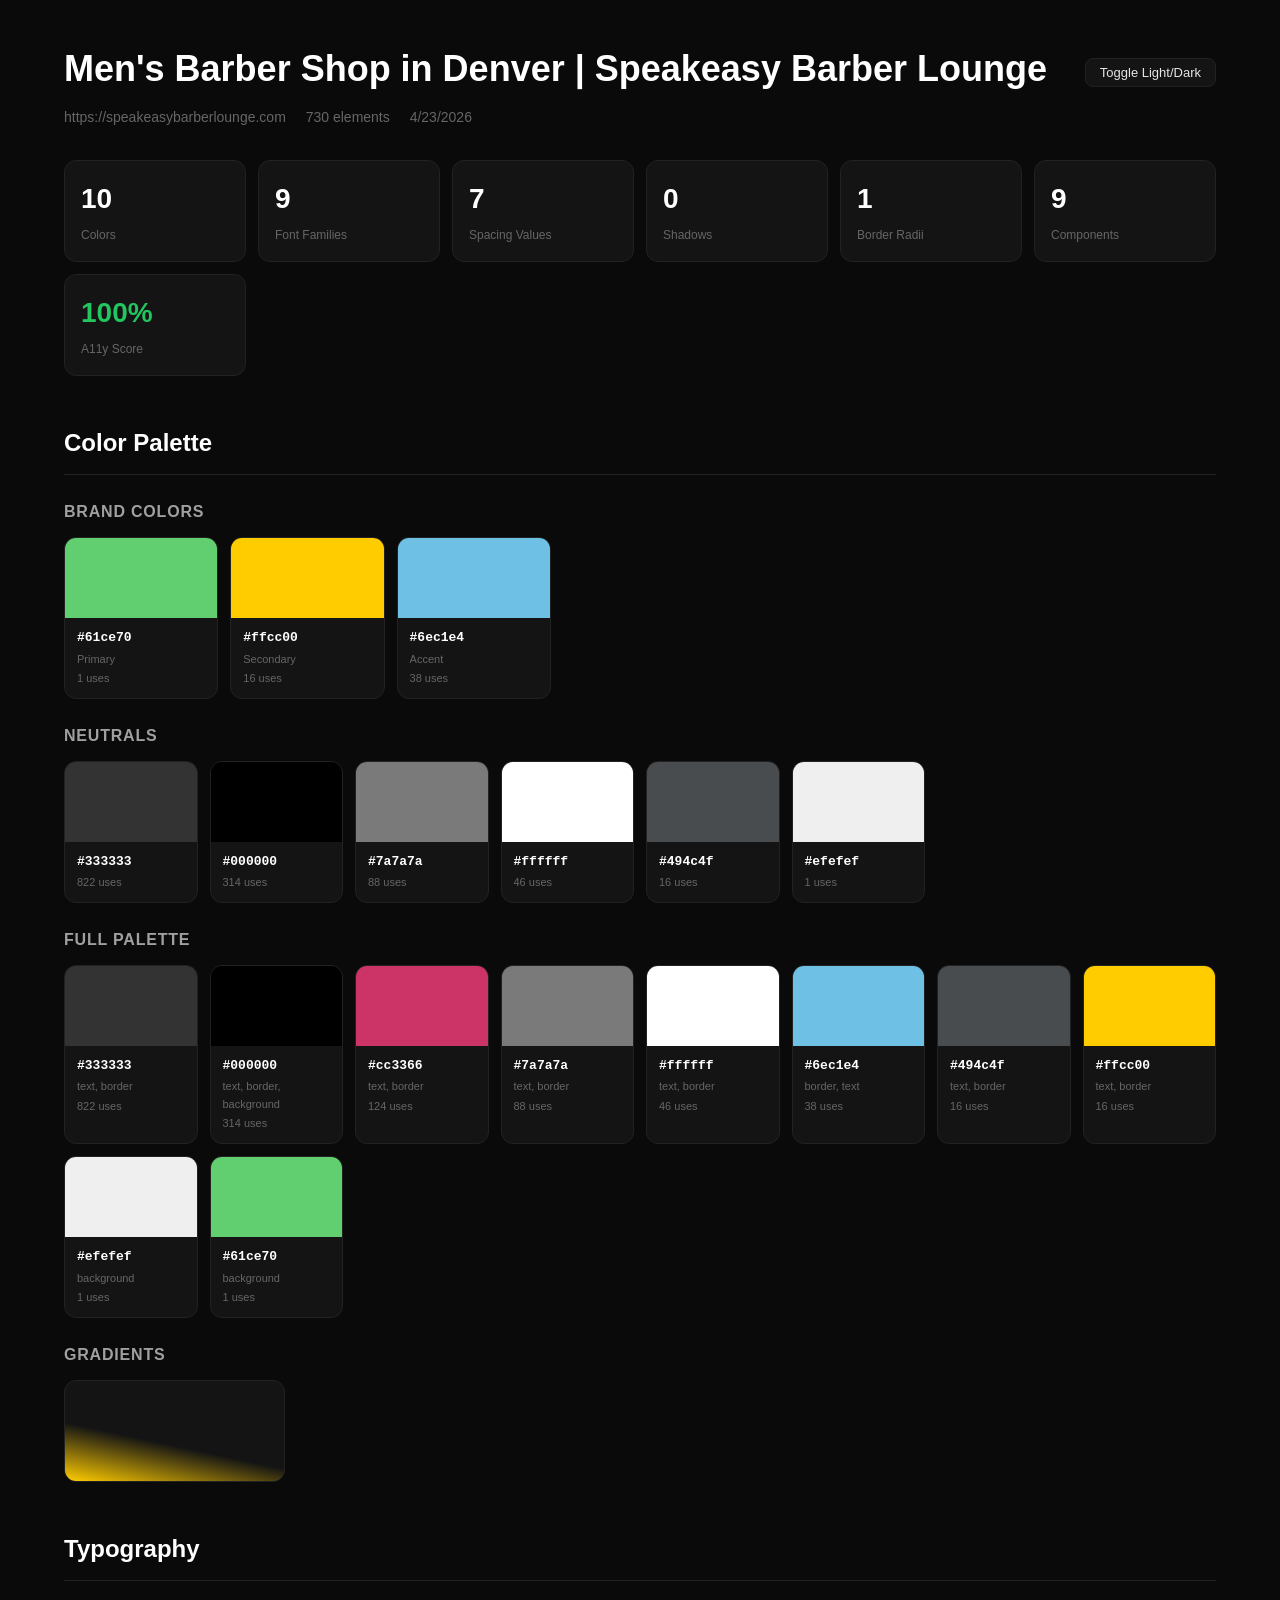
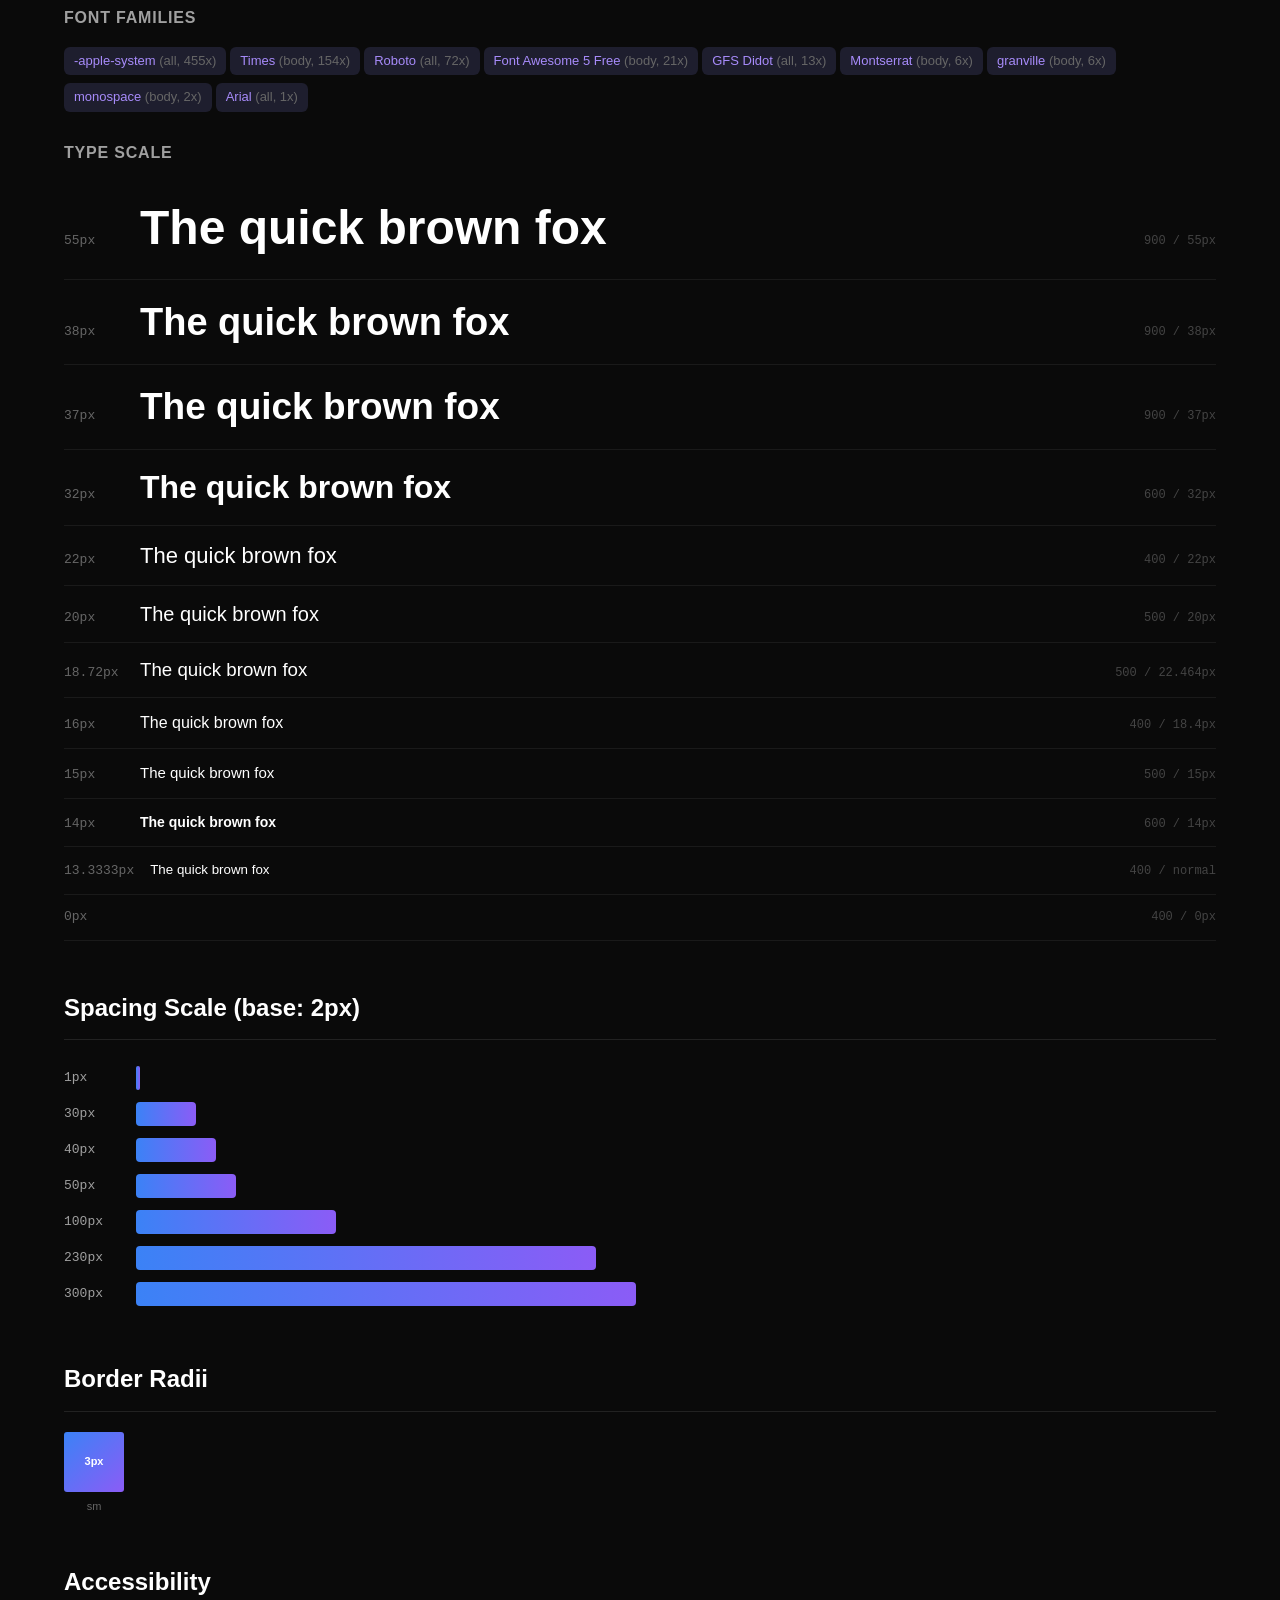
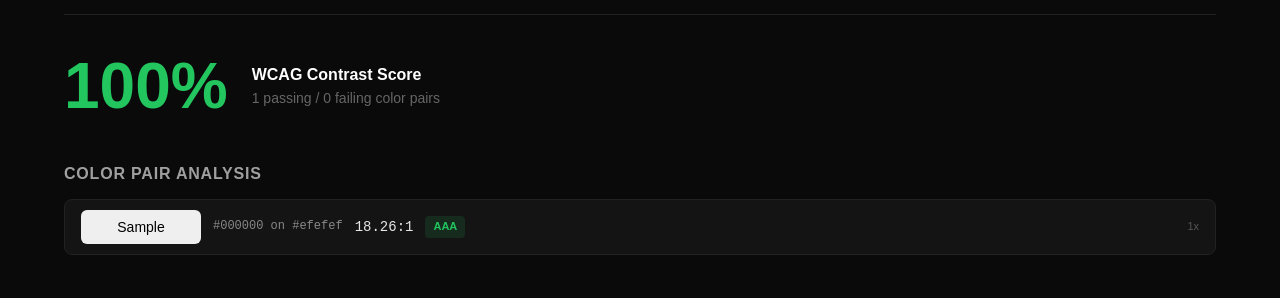
<file: .designlang/speakeasybarberlounge-com-preview.html>
<!DOCTYPE html>
<html lang="en">
<head>
<meta charset="UTF-8">
<meta name="viewport" content="width=device-width, initial-scale=1.0">
<title>Design Language: Men's Barber Shop in Denver | Speakeasy Barber Lounge</title>
<style>
  * { margin: 0; padding: 0; box-sizing: border-box; }
  :root {
    --bg: #0a0a0a; --bg-card: #141414; --border: #222; --text: #e5e5e5; --text-heading: #fff;
    --text-muted: #666; --text-sub: #a0a0a0; --text-dim: #444; --text-faint: #555; --row-border: #1a1a1a;
  }
  [data-theme="light"] {
    --bg: #f5f5f5; --bg-card: #fff; --border: #ddd; --text: #333; --text-heading: #111;
    --text-muted: #888; --text-sub: #666; --text-dim: #999; --text-faint: #aaa; --row-border: #e5e5e5;
  }
  body { font-family: -apple-system, BlinkMacSystemFont, 'Segoe UI', sans-serif; background: var(--bg); color: var(--text); line-height: 1.6; }
  .container { max-width: 1200px; margin: 0 auto; padding: 40px 24px; }
  .header-row { display: flex; align-items: center; justify-content: space-between; gap: 16px; flex-wrap: wrap; }
  .theme-toggle { background: var(--bg-card); border: 1px solid var(--border); color: var(--text); padding: 6px 14px; border-radius: 8px; cursor: pointer; font-size: 13px; white-space: nowrap; }
  h1 { font-size: 36px; font-weight: 700; margin-bottom: 8px; color: var(--text-heading); }
  h2 { font-size: 24px; font-weight: 600; margin: 48px 0 20px; color: var(--text-heading); border-bottom: 1px solid var(--border); padding-bottom: 12px; }
  h3 { font-size: 16px; font-weight: 600; margin: 24px 0 12px; color: var(--text-sub); text-transform: uppercase; letter-spacing: 0.05em; }
  .meta { color: var(--text-muted); font-size: 14px; margin-bottom: 32px; }
  .meta span { margin-right: 16px; }
  .grid { display: grid; gap: 12px; }
  .grid-2 { grid-template-columns: repeat(auto-fill, minmax(200px, 1fr)); }
  .grid-3 { grid-template-columns: repeat(auto-fill, minmax(150px, 1fr)); }
  .grid-4 { grid-template-columns: repeat(auto-fill, minmax(120px, 1fr)); }
  @media (max-width: 600px) {
    .grid-2, .grid-3, .grid-4 { grid-template-columns: 1fr 1fr; }
    h1 { font-size: 24px; }
    .container { padding: 20px 12px; }
  }
  @media (max-width: 380px) {
    .grid-2, .grid-3, .grid-4 { grid-template-columns: 1fr; }
  }

  /* Color swatches */
  .swatch { border-radius: 12px; overflow: hidden; background: var(--bg-card); border: 1px solid var(--border); cursor: pointer; position: relative; }
  .swatch-color { height: 80px; position: relative; }
  .swatch-info { padding: 10px 12px; font-size: 13px; }
  .swatch-hex { font-weight: 600; font-family: monospace; color: var(--text-heading); }
  .swatch-label { font-size: 11px; color: var(--text-muted); margin-top: 2px; }
  .swatch-role { display: inline-block; font-size: 10px; background: var(--border); color: var(--text-sub); padding: 2px 8px; border-radius: 4px; margin-top: 4px; }
  .copied-tip { position: absolute; top: 50%; left: 50%; transform: translate(-50%, -50%); background: rgba(0,0,0,0.8); color: #fff; padding: 4px 12px; border-radius: 6px; font-size: 12px; pointer-events: none; opacity: 0; transition: opacity 0.2s; }
  .copied-tip.show { opacity: 1; }

  /* Type scale */
  .type-row { display: flex; align-items: baseline; gap: 16px; padding: 12px 0; border-bottom: 1px solid var(--row-border); }
  .type-size { font-family: monospace; color: var(--text-muted); min-width: 60px; font-size: 13px; }
  .type-meta { font-size: 12px; color: var(--text-dim); margin-left: auto; font-family: monospace; }

  /* Spacing */
  .spacing-row { display: flex; align-items: center; gap: 12px; padding: 6px 0; }
  .spacing-bar { background: linear-gradient(90deg, #3b82f6, #8b5cf6); border-radius: 4px; height: 24px; min-width: 4px; transition: width 0.3s; }
  .spacing-label { font-family: monospace; font-size: 13px; color: var(--text-sub); min-width: 60px; }

  /* Shadows */
  .shadow-card { background: var(--bg-card); border-radius: 12px; padding: 24px; text-align: center; min-height: 80px; display: flex; align-items: center; justify-content: center; border: 1px solid var(--border); }
  .shadow-label { font-size: 12px; color: var(--text); font-family: monospace; }

  /* Radii */
  .radius-item { width: 60px; height: 60px; background: linear-gradient(135deg, #3b82f6, #8b5cf6); display: flex; align-items: center; justify-content: center; font-size: 11px; color: #fff; font-weight: 600; }

  /* Accessibility */
  .a11y-score { font-size: 64px; font-weight: 800; }
  .a11y-score.good { color: #22c55e; }
  .a11y-score.warn { color: #eab308; }
  .a11y-score.bad { color: #ef4444; }
  .a11y-pair { display: flex; align-items: center; gap: 12px; padding: 10px 16px; background: var(--bg-card); border-radius: 8px; margin-bottom: 6px; border: 1px solid var(--border); flex-wrap: wrap; }
  .a11y-sample { width: 120px; padding: 6px 12px; border-radius: 6px; text-align: center; font-size: 14px; font-weight: 500; }
  .a11y-ratio { font-family: monospace; font-size: 14px; min-width: 50px; }
  .a11y-badge { font-size: 11px; font-weight: 700; padding: 2px 8px; border-radius: 4px; }
  .a11y-badge.pass { background: #22c55e20; color: #22c55e; }
  .a11y-badge.fail { background: #ef444420; color: #ef4444; }

  /* Components */
  .comp-screenshot { border-radius: 8px; border: 1px solid var(--border); max-width: 100%; }

  /* Stat cards */
  .stats { display: grid; grid-template-columns: repeat(auto-fill, minmax(160px, 1fr)); gap: 12px; margin: 24px 0; }
  .stat { background: var(--bg-card); border: 1px solid var(--border); border-radius: 12px; padding: 16px; }
  .stat-value { font-size: 28px; font-weight: 700; color: var(--text-heading); }
  .stat-label { font-size: 12px; color: var(--text-muted); margin-top: 4px; }

  .font-tag { display: inline-block; background: #1e1e2e; color: #a78bfa; padding: 4px 10px; border-radius: 6px; font-size: 13px; margin: 4px 4px 4px 0; }
  [data-theme="light"] .font-tag { background: #ede9fe; color: #6d28d9; }
</style>
</head>
<body>
<div class="container">

<div class="header-row">
  <h1>Men's Barber Shop in Denver | Speakeasy Barber Lounge</h1>
  <button class="theme-toggle" onclick="toggleTheme()">Toggle Light/Dark</button>
</div>
<div class="meta">
  <span>https://speakeasybarberlounge.com</span>
  <span>730 elements</span>
  <span>4/23/2026</span>
  
</div>

<div class="stats">
  <div class="stat"><div class="stat-value">10</div><div class="stat-label">Colors</div></div>
  <div class="stat"><div class="stat-value">9</div><div class="stat-label">Font Families</div></div>
  <div class="stat"><div class="stat-value">7</div><div class="stat-label">Spacing Values</div></div>
  <div class="stat"><div class="stat-value">0</div><div class="stat-label">Shadows</div></div>
  <div class="stat"><div class="stat-value">1</div><div class="stat-label">Border Radii</div></div>
  <div class="stat"><div class="stat-value">9</div><div class="stat-label">Components</div></div>
  <div class="stat"><div class="stat-value good" style="color: #22c55e">100%</div><div class="stat-label">A11y Score</div></div>
</div>

<!-- Colors -->
<h2>Color Palette</h2>


<h3>Brand Colors</h3>
<div class="grid grid-3">
  <div class="swatch">
    <div class="swatch-color" style="background:#61ce70"></div>
    <div class="swatch-info">
      <div class="swatch-hex">#61ce70</div>
      <div class="swatch-label">Primary</div>
      <div class="swatch-label">1 uses</div>
    </div>
  </div>
  <div class="swatch">
    <div class="swatch-color" style="background:#ffcc00"></div>
    <div class="swatch-info">
      <div class="swatch-hex">#ffcc00</div>
      <div class="swatch-label">Secondary</div>
      <div class="swatch-label">16 uses</div>
    </div>
  </div>
  <div class="swatch">
    <div class="swatch-color" style="background:#6ec1e4"></div>
    <div class="swatch-info">
      <div class="swatch-hex">#6ec1e4</div>
      <div class="swatch-label">Accent</div>
      <div class="swatch-label">38 uses</div>
    </div>
  </div>
</div>


<h3>Neutrals</h3>
<div class="grid grid-4">
  <div class="swatch">
    <div class="swatch-color" style="background:#333333"></div>
    <div class="swatch-info">
      <div class="swatch-hex">#333333</div>
      
      <div class="swatch-label">822 uses</div>
    </div>
  </div>
  <div class="swatch">
    <div class="swatch-color" style="background:#000000"></div>
    <div class="swatch-info">
      <div class="swatch-hex">#000000</div>
      
      <div class="swatch-label">314 uses</div>
    </div>
  </div>
  <div class="swatch">
    <div class="swatch-color" style="background:#7a7a7a"></div>
    <div class="swatch-info">
      <div class="swatch-hex">#7a7a7a</div>
      
      <div class="swatch-label">88 uses</div>
    </div>
  </div>
  <div class="swatch">
    <div class="swatch-color" style="background:#ffffff"></div>
    <div class="swatch-info">
      <div class="swatch-hex">#ffffff</div>
      
      <div class="swatch-label">46 uses</div>
    </div>
  </div>
  <div class="swatch">
    <div class="swatch-color" style="background:#494c4f"></div>
    <div class="swatch-info">
      <div class="swatch-hex">#494c4f</div>
      
      <div class="swatch-label">16 uses</div>
    </div>
  </div>
  <div class="swatch">
    <div class="swatch-color" style="background:#efefef"></div>
    <div class="swatch-info">
      <div class="swatch-hex">#efefef</div>
      
      <div class="swatch-label">1 uses</div>
    </div>
  </div>
</div>


<h3>Full Palette</h3>
<div class="grid grid-4">
  <div class="swatch">
    <div class="swatch-color" style="background:#333333"></div>
    <div class="swatch-info">
      <div class="swatch-hex">#333333</div>
      <div class="swatch-label">text, border</div>
      <div class="swatch-label">822 uses</div>
    </div>
  </div>
  <div class="swatch">
    <div class="swatch-color" style="background:#000000"></div>
    <div class="swatch-info">
      <div class="swatch-hex">#000000</div>
      <div class="swatch-label">text, border, background</div>
      <div class="swatch-label">314 uses</div>
    </div>
  </div>
  <div class="swatch">
    <div class="swatch-color" style="background:#cc3366"></div>
    <div class="swatch-info">
      <div class="swatch-hex">#cc3366</div>
      <div class="swatch-label">text, border</div>
      <div class="swatch-label">124 uses</div>
    </div>
  </div>
  <div class="swatch">
    <div class="swatch-color" style="background:#7a7a7a"></div>
    <div class="swatch-info">
      <div class="swatch-hex">#7a7a7a</div>
      <div class="swatch-label">text, border</div>
      <div class="swatch-label">88 uses</div>
    </div>
  </div>
  <div class="swatch">
    <div class="swatch-color" style="background:#ffffff"></div>
    <div class="swatch-info">
      <div class="swatch-hex">#ffffff</div>
      <div class="swatch-label">text, border</div>
      <div class="swatch-label">46 uses</div>
    </div>
  </div>
  <div class="swatch">
    <div class="swatch-color" style="background:#6ec1e4"></div>
    <div class="swatch-info">
      <div class="swatch-hex">#6ec1e4</div>
      <div class="swatch-label">border, text</div>
      <div class="swatch-label">38 uses</div>
    </div>
  </div>
  <div class="swatch">
    <div class="swatch-color" style="background:#494c4f"></div>
    <div class="swatch-info">
      <div class="swatch-hex">#494c4f</div>
      <div class="swatch-label">text, border</div>
      <div class="swatch-label">16 uses</div>
    </div>
  </div>
  <div class="swatch">
    <div class="swatch-color" style="background:#ffcc00"></div>
    <div class="swatch-info">
      <div class="swatch-hex">#ffcc00</div>
      <div class="swatch-label">text, border</div>
      <div class="swatch-label">16 uses</div>
    </div>
  </div>
  <div class="swatch">
    <div class="swatch-color" style="background:#efefef"></div>
    <div class="swatch-info">
      <div class="swatch-hex">#efefef</div>
      <div class="swatch-label">background</div>
      <div class="swatch-label">1 uses</div>
    </div>
  </div>
  <div class="swatch">
    <div class="swatch-color" style="background:#61ce70"></div>
    <div class="swatch-info">
      <div class="swatch-hex">#61ce70</div>
      <div class="swatch-label">background</div>
      <div class="swatch-label">1 uses</div>
    </div>
  </div>
</div>


<h3>Gradients</h3>
<div class="grid grid-2">
  <div class="swatch"><div class="swatch-color" style="background-image:linear-gradient(12deg, rgb(255, 204, 0) 0%, rgba(242, 41, 91, 0) 40%);height:100px"></div></div>
</div>

<!-- Typography -->
<h2>Typography</h2>


<h3>Font Families</h3>
<div>
  <span class="font-tag">-apple-system <span style="color:#666">(all, 455x)</span></span><span class="font-tag">Times <span style="color:#666">(body, 154x)</span></span><span class="font-tag">Roboto <span style="color:#666">(all, 72x)</span></span><span class="font-tag">Font Awesome 5 Free <span style="color:#666">(body, 21x)</span></span><span class="font-tag">GFS Didot <span style="color:#666">(all, 13x)</span></span><span class="font-tag">Montserrat <span style="color:#666">(body, 6x)</span></span><span class="font-tag">granville <span style="color:#666">(body, 6x)</span></span><span class="font-tag">monospace <span style="color:#666">(body, 2x)</span></span><span class="font-tag">Arial <span style="color:#666">(all, 1x)</span></span>
</div>


<h3>Type Scale</h3>
<div>
  
  <div class="type-row">
    <span class="type-size">55px</span>
    <span style="font-size:48px;font-weight:900;color:var(--text-heading)">The quick brown fox</span>
    <span class="type-meta">900 / 55px</span>
  </div>
  <div class="type-row">
    <span class="type-size">38px</span>
    <span style="font-size:38px;font-weight:900;color:var(--text-heading)">The quick brown fox</span>
    <span class="type-meta">900 / 38px</span>
  </div>
  <div class="type-row">
    <span class="type-size">37px</span>
    <span style="font-size:37px;font-weight:900;color:var(--text-heading)">The quick brown fox</span>
    <span class="type-meta">900 / 37px</span>
  </div>
  <div class="type-row">
    <span class="type-size">32px</span>
    <span style="font-size:32px;font-weight:600;color:var(--text-heading)">The quick brown fox</span>
    <span class="type-meta">600 / 32px</span>
  </div>
  <div class="type-row">
    <span class="type-size">22px</span>
    <span style="font-size:22px;font-weight:400;color:var(--text-heading)">The quick brown fox</span>
    <span class="type-meta">400 / 22px</span>
  </div>
  <div class="type-row">
    <span class="type-size">20px</span>
    <span style="font-size:20px;font-weight:500;color:var(--text-heading)">The quick brown fox</span>
    <span class="type-meta">500 / 20px</span>
  </div>
  <div class="type-row">
    <span class="type-size">18.72px</span>
    <span style="font-size:18.72px;font-weight:500;color:var(--text-heading)">The quick brown fox</span>
    <span class="type-meta">500 / 22.464px</span>
  </div>
  <div class="type-row">
    <span class="type-size">16px</span>
    <span style="font-size:16px;font-weight:400;color:var(--text-heading)">The quick brown fox</span>
    <span class="type-meta">400 / 18.4px</span>
  </div>
  <div class="type-row">
    <span class="type-size">15px</span>
    <span style="font-size:15px;font-weight:500;color:var(--text-heading)">The quick brown fox</span>
    <span class="type-meta">500 / 15px</span>
  </div>
  <div class="type-row">
    <span class="type-size">14px</span>
    <span style="font-size:14px;font-weight:600;color:var(--text-heading)">The quick brown fox</span>
    <span class="type-meta">600 / 14px</span>
  </div>
  <div class="type-row">
    <span class="type-size">13.3333px</span>
    <span style="font-size:13.3333px;font-weight:400;color:var(--text-heading)">The quick brown fox</span>
    <span class="type-meta">400 / normal</span>
  </div>
  <div class="type-row">
    <span class="type-size">0px</span>
    <span style="font-size:0px;font-weight:400;color:var(--text-heading)">The quick brown fox</span>
    <span class="type-meta">400 / 0px</span>
  </div>
</div>

<!-- Spacing -->

<h2>Spacing Scale (base: 2px)</h2>
<div>
  
  <div class="spacing-row">
    <span class="spacing-label">1px</span>
    <div class="spacing-bar" style="width:2px"></div>
  </div>
  <div class="spacing-row">
    <span class="spacing-label">30px</span>
    <div class="spacing-bar" style="width:60px"></div>
  </div>
  <div class="spacing-row">
    <span class="spacing-label">40px</span>
    <div class="spacing-bar" style="width:80px"></div>
  </div>
  <div class="spacing-row">
    <span class="spacing-label">50px</span>
    <div class="spacing-bar" style="width:100px"></div>
  </div>
  <div class="spacing-row">
    <span class="spacing-label">100px</span>
    <div class="spacing-bar" style="width:200px"></div>
  </div>
  <div class="spacing-row">
    <span class="spacing-label">230px</span>
    <div class="spacing-bar" style="width:460px"></div>
  </div>
  <div class="spacing-row">
    <span class="spacing-label">300px</span>
    <div class="spacing-bar" style="width:500px"></div>
  </div>
</div>

<!-- Shadows -->


<!-- Border Radii -->

<h2>Border Radii</h2>
<div style="display:flex;gap:16px;flex-wrap:wrap;align-items:end">
  
  <div style="text-align:center">
    <div class="radius-item" style="border-radius:3px">3px</div>
    <div style="font-size:11px;color:#666;margin-top:6px">sm</div>
  </div>
</div>

<!-- Accessibility -->

<h2>Accessibility</h2>
<div style="display:flex;align-items:center;gap:24px;margin-bottom:24px">
  <div class="a11y-score good">100%</div>
  <div>
    <div style="color:#fff;font-weight:600">WCAG Contrast Score</div>
    <div style="color:#666;font-size:14px">1 passing / 0 failing color pairs</div>
  </div>
</div>

<h3>Color Pair Analysis</h3>

<div class="a11y-pair">
  <div class="a11y-sample" style="background:#efefef;color:#000000">Sample</div>
  <div style="font-family:monospace;font-size:12px;color:#888">#000000 on #efefef</div>
  <div class="a11y-ratio">18.26:1</div>
  <span class="a11y-badge pass">AAA</span>
  <div style="font-size:11px;color:#555;margin-left:auto">1x</div>
</div>


<!-- Component Screenshots -->


</div>
<script>
function toggleTheme() {
  const html = document.documentElement;
  const current = html.getAttribute('data-theme');
  html.setAttribute('data-theme', current === 'light' ? 'dark' : 'light');
}
document.querySelectorAll('.swatch').forEach(el => {
  el.addEventListener('click', () => {
    const hex = el.querySelector('.swatch-hex');
    if (!hex) return;
    navigator.clipboard.writeText(hex.textContent).then(() => {
      let tip = el.querySelector('.copied-tip');
      if (!tip) { tip = document.createElement('div'); tip.className = 'copied-tip'; tip.textContent = 'Copied!'; el.appendChild(tip); }
      tip.classList.add('show');
      setTimeout(() => tip.classList.remove('show'), 1200);
    });
  });
});
</script>
</body>
</html>
</file>
<file: strategy-reveal.css>
/* ═══════════════════════════════════════════════════════════
   SPEAKEASY CLONE — STRATEGY REVEAL LAYER (RIG DOCTRINE)
   
   Architecture: Hook → Wound → Mirror → Drop → Method → Proof → Lift → Filter → Echo
   Every section must: Cut, Clarify, Elevate, Filter, or Echo.
   
   Design principles:
   - Typography as weapon. Large type, generous margins.
   - Negative space as composition. Silence between notes.
   - Gold on black. Same brand DNA. Sharper edge.
   - The visitor should feel evaluated, not sold to.
   - Memory echo: every visual choice reinforces "the gap."
   ═══════════════════════════════════════════════════════════ */

/* ── Toggle Button ──
   RIG: "The Mirror" not "Growth Plan"
   Access should feel conditional.
   ◇ is a diamond — precious, rare, earned.
*/
#strategy-toggle {
  position: fixed;
  bottom: 28px;
  right: 82px;
  width: auto;
  min-width: 52px;
  height: 44px;
  border-radius: 22px;
  background: transparent;
  color: #FFCC00;
  border: 1px solid rgba(255, 204, 0, 0.6);
  font-family: "GFS Didot", serif;
  font-size: 13px;
  font-weight: 700;
  letter-spacing: 0.8px;
  cursor: pointer;
  display: flex;
  align-items: center;
  justify-content: center;
  gap: 8px;
  padding: 0 20px;
  opacity: 0;
  transform: translateY(20px);
  z-index: 99997;
  transition: opacity 0.4s, transform 0.4s, background 0.3s, border-color 0.3s;
  pointer-events: none;
  backdrop-filter: blur(10px);
  white-space: nowrap;
}
#strategy-toggle.visible {
  opacity: 1;
  transform: translateY(0);
  pointer-events: auto;
}
#strategy-toggle:hover {
  background: rgba(255, 204, 0, 0.08);
  border-color: #FFCC00;
  transform: translateY(-2px);
  box-shadow: 0 4px 20px rgba(255, 204, 0, 0.15);
}
#strategy-toggle .st-icon {
  font-size: 14px;
  line-height: 1;
}

/* ── Panel ──
   Full-screen overlay. Black void. Gold text.
   Feels like walking through the bookshelf entrance
   into a room that was always there — but hidden.
*/
#strategy-panel {
  position: fixed;
  inset: 0;
  z-index: 999990;
  background: #000000;
  overflow-y: auto;
  opacity: 0;
  pointer-events: none;
  transition: opacity 0.5s cubic-bezier(0.25, 0.46, 0.45, 0.94);
  -webkit-overflow-scrolling: touch;
}
#strategy-panel.active {
  opacity: 1;
  pointer-events: auto;
}

/* Close button — minimal, like the entrance */
#strategy-panel .rig-close {
  position: fixed;
  top: 24px;
  right: 28px;
  width: 44px;
  height: 44px;
  border-radius: 50%;
  background: transparent;
  color: rgba(255, 204, 0, 0.5);
  border: 1px solid rgba(255, 204, 0, 0.2);
  font-size: 20px;
  cursor: pointer;
  display: flex;
  align-items: center;
  justify-content: center;
  z-index: 999991;
  transition: all 0.3s;
}
#strategy-panel .rig-close:hover {
  color: #FFCC00;
  border-color: rgba(255, 204, 0, 0.6);
  background: rgba(255, 204, 0, 0.05);
}

/* Scroll container — generous width but not full */
#strategy-panel .rig-scroll {
  max-width: 820px;
  margin: 0 auto;
  padding: 120px 40px 80px;
}

/* ── Section base ──
   Every section fades in on scroll.
   Staggered timing creates emotional cadence.
   Sections that don't appear yet create TENSION.
*/
.rig-section {
  margin-bottom: 0;
  padding: 56px 0;
  opacity: 0;
  transform: translateY(30px);
  transition: opacity 0.8s cubic-bezier(0.25, 0.46, 0.45, 0.94),
              transform 0.8s cubic-bezier(0.25, 0.46, 0.45, 0.94);
  transition-delay: var(--rig-delay, 0s);
}
.rig-section.rig-visible {
  opacity: 1;
  transform: translateY(0);
}

/* ── Divider between sections ──
   Minimal. A gold hairline. Not decorative — compositional.
   The silence between notes.
*/
.rig-divider {
  height: 1px;
  background: linear-gradient(90deg, transparent, rgba(255, 204, 0, 0.25), transparent);
  margin: 0;
}

/* ── 1. HOOK ──
   "You did not build a barbershop."
   Category reframe. Impossible to ignore.
   Large type. Direct. No qualifier.
*/
.rig-hook {
  font-family: "GFS Didot", serif;
  font-size: 52px;
  font-weight: 900;
  color: #FFCC00;
  line-height: 1.1;
  margin: 0;
  letter-spacing: -0.5px;
}
.rig-hook-sub {
  font-family: "GFS Didot", serif;
  font-size: 28px;
  font-weight: 400;
  color: rgba(255, 204, 0, 0.7);
  line-height: 1.3;
  margin: 16px 0 0;
}

/* ── 2. WOUND ──
   "The same thing that makes SpeakEasy exceptional..."
   The drop. The deepest line. Frame flip.
   This is the emotional peak — the wound before the lift.
*/
.rig-drop {
  font-family: "GFS Didot", serif;
  font-size: 36px;
  font-weight: 700;
  color: #EFEFEF;
  line-height: 1.25;
  margin: 0 0 20px;
}

/* ── 3. MIRROR ──
   "This is not normal. This is you."
   Acknowledgment. Not flattery. Precision.
*/
.rig-stat {
  font-family: "GFS Didot", serif;
  font-size: 42px;
  font-weight: 900;
  color: #FFCC00;
  line-height: 1.1;
  margin: 0 0 24px;
}
.rig-identity {
  font-family: "GFS Didot", serif;
  font-size: 28px;
  font-weight: 700;
  color: #FFCC00;
  line-height: 1.3;
  margin: 24px 0 0;
  padding-top: 24px;
  border-top: 1px solid rgba(255, 204, 0, 0.15);
}

/* ── 4. THE DROP ──
   "You don't need more clients.
    You need the 50 you already have to stop being anonymous."
   
   Two lines. Contrasting scale. The frame flip.
   This is THE moment — the insight that reorganizes the problem.
*/
.rig-pre-drop {
  font-family: "GFS Didot", serif;
  font-size: 28px;
  font-weight: 400;
  color: #888;
  line-height: 1.3;
  margin: 0 0 12px;
  text-decoration: line-through;
  text-decoration-color: rgba(204, 51, 102, 0.5);
}
.rig-frame-flip {
  font-family: "GFS Didot", serif;
  font-size: 42px;
  font-weight: 900;
  color: #FFCC00;
  line-height: 1.15;
  margin: 0;
}

/* ── 5. METHOD ──
   The 6 systems. Not features — the operating system.
   Cards with tags. Clean grid. Data serves the narrative.
*/
.rig-method-heading {
  font-family: "GFS Didot", serif;
  font-size: 28px;
  font-weight: 700;
  color: #EFEFEF;
  line-height: 1.3;
  margin: 0 0 32px;
}
.rig-method-grid {
  display: grid;
  grid-template-columns: 1fr 1fr;
  gap: 16px;
}
.rig-method-card {
  background: #0A0A0A;
  border: 1px solid #1A1A1A;
  border-radius: 3px;
  padding: 24px 20px;
  transition: border-color 0.3s, transform 0.3s;
  opacity: 0;
  transform: translateY(15px);
  transition: opacity 0.6s, transform 0.6s, border-color 0.3s;
  transition-delay: var(--rig-card-delay, 0s);
}
.rig-section.rig-visible .rig-method-card {
  opacity: 1;
  transform: translateY(0);
}
.rig-method-card:hover {
  border-color: rgba(255, 204, 0, 0.3);
  transform: translateY(-3px);
}
.rig-method-tag {
  font-family: "Montserrat", sans-serif;
  font-size: 11px;
  font-weight: 700;
  color: #000;
  background: #FFCC00;
  display: inline-block;
  padding: 3px 10px;
  border-radius: 2px;
  text-transform: uppercase;
  letter-spacing: 0.8px;
  margin: 0 0 12px;
}
.rig-method-name {
  font-family: "GFS Didot", serif;
  font-size: 18px;
  font-weight: 700;
  color: #EFEFEF;
  margin: 0 0 8px;
}
.rig-method-desc {
  font-family: "Montserrat", sans-serif;
  font-size: 13px;
  color: #aaa;
  line-height: 1.6;
  margin: 0;
}
.rig-method-desc strong {
  color: #61CE70;
  font-weight: 600;
}
.rig-method-source {
  font-family: "Montserrat", sans-serif;
  font-size: 10px;
  color: #555;
  margin: 10px 0 0;
  padding-top: 8px;
  border-top: 1px solid #1A1A1A;
}

/* ── 6. PROOF ──
   "15,000 barbershops already run this way."
   Evidence — but identity-level, not vendor-level.
*/
.rig-proof-head {
  font-family: "GFS Didot", serif;
  font-size: 32px;
  font-weight: 700;
  color: #EFEFEF;
  line-height: 1.2;
  margin: 0 0 16px;
}
.rig-body-bold {
  font-family: "Montserrat", sans-serif;
  font-size: 16px;
  color: #EFEFEF;
  font-weight: 600;
  line-height: 1.55;
  margin: 0;
}

/* ── 7. LIFT ──
   "$135K today. $3M with systems."
   The emotional win. Future self.
*/
.rig-lift {
  font-family: "GFS Didot", serif;
  font-size: 52px;
  font-weight: 900;
  color: #61CE70;
  line-height: 1.1;
  margin: 0;
}
.rig-lift-sub {
  font-family: "GFS Didot", serif;
  font-size: 24px;
  font-weight: 400;
  color: #EFEFEF;
  line-height: 1.3;
  margin: 12px 0 20px;
}
.rig-risk-reversal {
  font-family: "Montserrat", sans-serif;
  font-size: 15px;
  color: #aaa;
  line-height: 1.6;
  margin: 24px 0 0;
  padding: 20px 24px;
  background: rgba(97, 206, 112, 0.04);
  border: 1px solid rgba(97, 206, 112, 0.15);
  border-radius: 3px;
}
.rig-risk-reversal strong {
  color: #61CE70;
}

/* ── 8. FILTER ──
   "This is not for everyone."
   The Gatekeeper Method. Self-selection pressure.
   Identity challenge. Access feels conditional.
*/
.rig-filter-head {
  font-family: "GFS Didot", serif;
  font-size: 36px;
  font-weight: 900;
  color: #FFCC00;
  line-height: 1.1;
  margin: 0 0 24px;
}
.rig-filter-for {
  font-family: "Montserrat", sans-serif;
  font-size: 17px;
  color: #EFEFEF;
  font-weight: 500;
  line-height: 1.6;
  margin: 0 0 16px;
}
.rig-filter-not {
  font-family: "Montserrat", sans-serif;
  font-size: 15px;
  color: #888;
  font-style: italic;
  line-height: 1.6;
  margin: 0 0 20px;
}
.rig-filter-criteria {
  font-family: "GFS Didot", serif;
  font-size: 22px;
  font-weight: 700;
  color: #FFCC00;
  line-height: 1.3;
  margin: 0;
}

/* ── 9. ECHO ──
   "The gap is not going away. It's getting organized against you."
   The final line they remember after leaving.
   Creates unresolved tension + natural next step + zero pressure.
*/
.rig-echo-wound {
  font-family: "GFS Didot", serif;
  font-size: 32px;
  font-weight: 400;
  color: #888;
  line-height: 1.3;
  margin: 0 0 8px;
}
.rig-echo-flip {
  font-family: "GFS Didot", serif;
  font-size: 36px;
  font-weight: 900;
  color: #cc3366;
  line-height: 1.2;
  margin: 0 0 32px;
}
.rig-echo-cta {
  font-family: "GFS Didot", serif;
  font-size: 28px;
  font-weight: 700;
  color: #FFCC00;
  line-height: 1.3;
  margin: 0;
}

/* ── Universal body text ── */
.rig-body {
  font-family: "Montserrat", sans-serif;
  font-size: 16px;
  color: #bbb;
  line-height: 1.65;
  margin: 0 0 12px;
}
.rig-body strong {
  color: #EFEFEF;
  font-weight: 600;
}

/* ── Voice block ──
   The customer's voice. Italicized. Gold border.
   This is 10× more credible than consultant voice.
*/
.rig-voice {
  border-left: 2px solid rgba(255, 204, 0, 0.4);
  padding: 16px 24px;
  margin: 0 0 32px;
}
.rig-voice p {
  font-family: "GFS Didot", serif;
  font-size: 17px;
  font-weight: 400;
  color: rgba(255, 204, 0, 0.8);
  line-height: 1.6;
  margin: 0;
  font-style: italic;
}

/* ── Source line ── */
.rig-source {
  font-family: "Montserrat", sans-serif;
  font-size: 11px;
  color: #444;
  margin: 16px 0 0;
  padding: 4px 8px;
  background: rgba(255, 255, 255, 0.02);
  border-radius: 2px;
  display: inline-block;
}

/* ── Sources appendix (collapsible) ──
   RIG: Do not end with data. End with echo.
   Sources are available but collapsed.
   The peak-end design principle: end on emotion, not appendix.
*/
.rig-sources-toggle {
  margin: 48px 0 0;
  padding: 0;
  border: none;
}
.rig-sources-toggle summary {
  font-family: "Montserrat", sans-serif;
  font-size: 12px;
  color: #444;
  cursor: pointer;
  padding: 8px 12px;
  background: #0A0A0A;
  border: 1px solid #1A1A1A;
  border-radius: 3px;
  display: inline-block;
  transition: color 0.2s, border-color 0.2s;
  list-style: none;
}
.rig-sources-toggle summary::-webkit-details-marker { display: none; }
.rig-sources-toggle summary::before { content: "▸ "; font-size: 10px; }
.rig-sources-toggle[open] summary::before { content: "▾ "; }
.rig-sources-toggle summary:hover { color: #888; border-color: #333; }
.rig-sources-grid {
  margin: 16px 0 0;
  padding: 24px;
  background: #0A0A0A;
  border: 1px solid #1A1A1A;
  border-radius: 3px;
}
.rig-sources-cat {
  font-family: "Montserrat", sans-serif;
  font-size: 10px;
  font-weight: 700;
  color: #666;
  text-transform: uppercase;
  letter-spacing: 1.5px;
  margin: 16px 0 6px;
}
.rig-sources-cat:first-child { margin-top: 0; }
.rig-sources-list {
  font-family: "Montserrat", sans-serif;
  font-size: 12px;
  color: #555;
  line-height: 1.8;
  margin: 0;
  padding: 0 0 0 14px;
  list-style: disc;
}

/* ── Responsive ── */
@media (max-width: 768px) {
  #strategy-toggle {
    right: 72px;
    font-size: 11px;
    padding: 0 14px;
    min-width: 42px;
    height: 38px;
  }
  #strategy-panel .rig-scroll {
    padding: 90px 24px 60px;
  }
  .rig-hook { font-size: 34px; }
  .rig-hook-sub { font-size: 20px; }
  .rig-drop { font-size: 24px; }
  .rig-stat { font-size: 30px; }
  .rig-identity { font-size: 20px; }
  .rig-pre-drop { font-size: 20px; }
  .rig-frame-flip { font-size: 28px; }
  .rig-method-heading { font-size: 22px; }
  .rig-method-grid { grid-template-columns: 1fr; }
  .rig-proof-head { font-size: 24px; }
  .rig-lift { font-size: 36px; }
  .rig-lift-sub { font-size: 18px; }
  .rig-filter-head { font-size: 26px; }
  .rig-echo-wound { font-size: 24px; }
  .rig-echo-flip { font-size: 26px; }
  .rig-echo-cta { font-size: 22px; }
  .rig-body { font-size: 14px; }
  .rig-voice p { font-size: 15px; }
  .rig-section { padding: 36px 0; }
}

@media (max-width: 480px) {
  .rig-hook { font-size: 28px; }
  .rig-frame-flip { font-size: 24px; }
  .rig-lift { font-size: 30px; }
  .rig-echo-flip { font-size: 22px; }
}
.rig-echo-credit {
  font-family: "Montserrat", sans-serif;
  font-size: 13px;
  color: rgba(255, 204, 0, 0.4);
  margin: 24px 0 0;
  line-height: 1.4;
}
.rig-echo-credit a {
  color: rgba(255, 204, 0, 0.5);
  text-decoration: none;
  border-bottom: 1px solid rgba(255, 204, 0, 0.2);
  transition: color 0.2s, border-color 0.2s;
}
.rig-echo-credit a:hover {
  color: #ffcc00;
  border-color: rgba(255, 204, 0, 0.5);
}

/* ── Navigation links ── */
.rig-nav {
  display: flex;
  justify-content: space-between;
  align-items: center;
  padding: 24px 0;
  margin: 32px 0 0;
  border-top: 1px solid rgba(255, 204, 0, 0.1);
}
.rig-nav-link {
  font-family: "GFS Didot", serif;
  font-size: 16px;
  color: #FFCC00;
  text-decoration: none;
  transition: opacity 0.2s;
}
.rig-nav-link:hover {
  opacity: 0.7;
}
.rig-nav-credit {
  font-family: "Montserrat", sans-serif;
  font-size: 12px;
  color: rgba(255, 204, 0, 0.4);
  border: 1px solid rgba(255, 204, 0, 0.15);
  padding: 6px 12px;
  border-radius: 3px;
}
.rig-nav-credit:hover {
  color: rgba(255, 204, 0, 0.7);
  border-color: rgba(255, 204, 0, 0.3);
}
</file>
